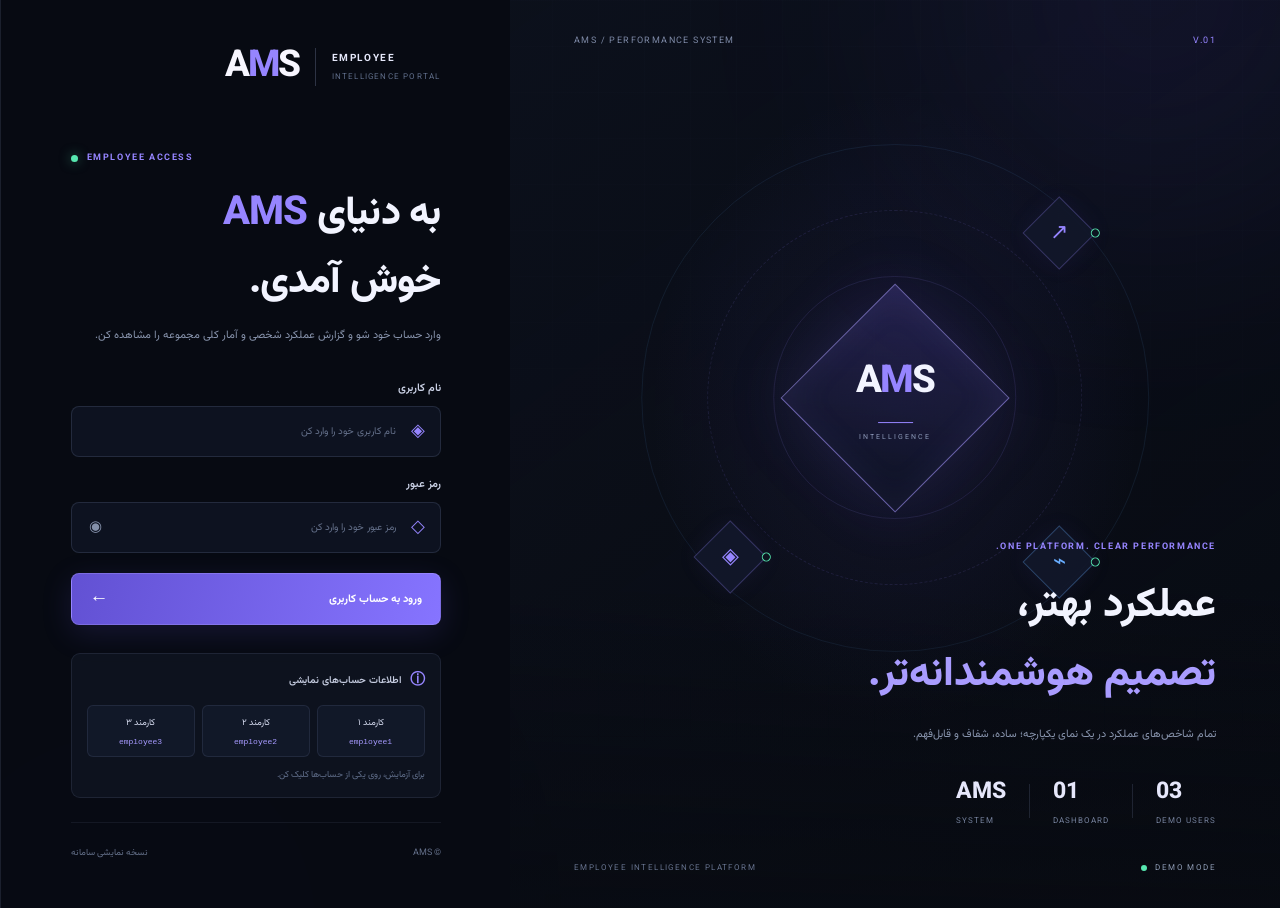
<file: index.html>
<!DOCTYPE html>
<html lang="fa" dir="rtl">
<head>
    <meta charset="UTF-8">
    <meta name="viewport" content="width=device-width, initial-scale=1.0">
    <meta name="theme-color" content="#080b12">
    <title>AMS | Employee Portal</title>
    <link rel="stylesheet" href="./style.css">
    <script src="./users.js"></script>
    <script src="./app.js"></script>
</head>
<body>

<div class="ambient ambient-one"></div>
<div class="ambient ambient-two"></div>
<div class="grid-background"></div>

<!-- LOGIN -->
<main id="loginScreen" class="login-layout">

    <section class="login-left">
        <div class="login-content">

            <a class="brand" href="#" aria-label="AMS Home">
                <span class="brand-mark">A<span>M</span>S</span>
                <span class="brand-divider"></span>
                <span class="brand-description">
                    <strong>EMPLOYEE</strong>
                    <small>INTELLIGENCE PORTAL</small>
                </span>
            </a>

            <div class="login-title">
                <div class="eyebrow">
                    <span class="pulse-dot"></span>
                    EMPLOYEE ACCESS
                </div>

                <h1>به دنیای <span>AMS</span><br>خوش آمدی.</h1>

                <p>
                    وارد حساب خود شو و گزارش عملکرد شخصی
                    و آمار کلی مجموعه را مشاهده کن.
                </p>
            </div>

            <form id="loginForm" autocomplete="on">

                <div class="field">
                    <label for="username">نام کاربری</label>

                    <div class="input-box">
                        <span class="input-symbol">◈</span>

                        <input
                            id="username"
                            name="username"
                            type="text"
                            placeholder="نام کاربری خود را وارد کن"
                            autocomplete="username"
                            autocapitalize="none"
                            spellcheck="false"
                            required
                        >
                    </div>
                </div>

                <div class="field">
                    <label for="password">رمز عبور</label>

                    <div class="input-box">
                        <span class="input-symbol">◇</span>

                        <input
                            id="password"
                            name="password"
                            type="password"
                            placeholder="رمز عبور خود را وارد کن"
                            autocomplete="current-password"
                            required
                        >

                        <button
                            type="button"
                            id="togglePassword"
                            class="show-password"
                            aria-label="نمایش رمز عبور"
                        >◉</button>
                    </div>
                </div>

                <div id="loginError" class="message error-message"
                     role="alert" aria-live="polite"></div>

                <button id="loginButton" class="login-button" type="submit">
                    <span>ورود به حساب کاربری</span>
                    <span class="button-arrow">←</span>
                </button>

            </form>

            <div class="demo-access">
                <div class="demo-heading">
                    <span class="demo-icon">ⓘ</span>
                    اطلاعات حساب‌های نمایشی
                </div>

                <div class="demo-accounts">
                    <button class="demo-account" type="button"
                            data-user="employee1" data-pass="ams123">
                        <span>کارمند ۱</span>
                        <span class="demo-username">employee1</span>
                    </button>

                    <button class="demo-account" type="button"
                            data-user="employee2" data-pass="ams456">
                        <span>کارمند ۲</span>
                        <span class="demo-username">employee2</span>
                    </button>

                    <button class="demo-account" type="button"
                            data-user="employee3" data-pass="ams789">
                        <span>کارمند ۳</span>
                        <span class="demo-username">employee3</span>
                    </button>
                </div>

                <p>برای آزمایش، روی یکی از حساب‌ها کلیک کن.</p>
            </div>

            <footer class="login-footer">
                <span>© AMS</span>
                <span>نسخه نمایشی سامانه</span>
            </footer>

        </div>
    </section>

    <aside class="login-right">

        <div class="hero-top">
            <span class="hero-label">AMS / PERFORMANCE SYSTEM</span>
            <span class="hero-version">V.01</span>
        </div>

        <div class="hero-main">

            <div class="orbit orbit-one"></div>
            <div class="orbit orbit-two"></div>
            <div class="orbit orbit-three"></div>

            <div class="hero-core">
                <div class="core-inner">
                    <span class="core-logo">A<span>M</span>S</span>
                    <span class="core-line"></span>
                    <span class="core-caption">INTELLIGENCE</span>
                </div>
            </div>

            <div class="floating-node node-one">
                <span class="node-symbol">↗</span>
                <span class="node-line"></span>
            </div>

            <div class="floating-node node-two">
                <span class="node-symbol">◈</span>
                <span class="node-line"></span>
            </div>

            <div class="floating-node node-three">
                <span class="node-symbol">⌁</span>
                <span class="node-line"></span>
            </div>

        </div>

        <div class="hero-copy">
            <span class="eyebrow">ONE PLATFORM. CLEAR PERFORMANCE.</span>

            <h2>عملکرد بهتر،<br><span>تصمیم هوشمندانه‌تر.</span></h2>

            <p>
                تمام شاخص‌های عملکرد در یک نمای یکپارچه؛
                ساده، شفاف و قابل‌فهم.
            </p>

            <div class="hero-indicators">
                <div>
                    <span class="indicator-number">03</span>
                    <span class="indicator-label">DEMO USERS</span>
                </div>

                <span class="indicator-separator"></span>

                <div>
                    <span class="indicator-number">01</span>
                    <span class="indicator-label">DASHBOARD</span>
                </div>

                <span class="indicator-separator"></span>

                <div>
                    <span class="indicator-number">AMS</span>
                    <span class="indicator-label">SYSTEM</span>
                </div>
            </div>
        </div>

        <div class="hero-footer">
            <span>EMPLOYEE INTELLIGENCE PLATFORM</span>
            <span class="hero-status"><i></i> DEMO MODE</span>
        </div>

    </aside>

</main>


<!-- DASHBOARD -->
<main id="dashboardScreen" class="dashboard hidden">

    <header class="topbar">

        <a href="#" class="dashboard-brand">
            <span class="dashboard-logo">AMS</span>

            <span class="dashboard-brand-divider"></span>

            <span class="dashboard-brand-text">
                <strong>EMPLOYEE PORTAL</strong>
                <small>PERFORMANCE INTELLIGENCE</small>
            </span>
        </a>

        <div class="topbar-actions">
            <div class="system-status">
                <span class="pulse-dot"></span>
                <span>سامانه نمایشی</span>
            </div>

            <button id="logoutButton" class="logout-button" type="button">
                <span>خروج از حساب</span>
                <span>↗</span>
            </button>
        </div>

    </header>


    <div class="dashboard-main">

        <section class="welcome-panel">

            <div class="welcome-content">
                <div class="eyebrow">
                    DASHBOARD
                    <span class="breadcrumb-divider">/</span>
                    <span id="employeeId">AMS-001</span>
                </div>

                <h1>خوش آمدی، <span id="employeeName">کارمند</span></h1>

                <p>
                    در این بخش می‌توانی آمار شخصی و وضعیت کلی مجموعه را ببینی.
                </p>

                <div class="welcome-meta">
                    <span class="welcome-status"><i></i> حساب فعال</span>
                    <span class="meta-divider"></span>
                    <span id="lastUpdated">—</span>
                </div>
            </div>

            <div class="welcome-decoration">
                <span class="decoration-letter">A</span>
                <span class="decoration-ring ring-a"></span>
                <span class="decoration-ring ring-b"></span>
            </div>

        </section>


        <!-- PERSONAL -->
        <section class="dashboard-section">

            <div class="section-header">
                <div>
                    <span class="section-kicker">01 / YOUR DATA</span>
                    <h2>آمار شخصی</h2>
                    <p>اطلاعات مربوط به حساب شما</p>
                </div>

                <span class="section-badge">PERSONAL OVERVIEW</span>
            </div>

            <div id="personalStats" class="personal-grid"></div>

        </section>


        <!-- GLOBAL -->
        <section class="dashboard-section">

            <div class="section-header">
                <div>
                    <span class="section-kicker">02 / ORGANIZATION</span>
                    <h2>آمار کلی کارمندان</h2>
                    <p>نمای کلی عملکرد تمام اعضای مجموعه</p>
                </div>

                <span class="section-badge">GLOBAL OVERVIEW</span>
            </div>

            <div id="globalStats" class="global-grid"></div>

        </section>


        <!-- TEAM -->
        <section class="dashboard-section">

            <div class="section-header">
                <div>
                    <span class="section-kicker">03 / TEAM STATUS</span>
                    <h2>وضعیت کارمندان</h2>
                    <p>مقایسه شاخص‌های عملکرد در سطح مجموعه</p>
                </div>

                <span class="section-badge">TEAM PERFORMANCE</span>
            </div>

            <div class="table-panel">

                <div class="table-heading">
                    <div>
                        <strong>گزارش کارمندان</strong>
                        <span>آمار نمونه برای سه حساب نمایشی</span>
                    </div>

                    <span class="table-count">03 USERS</span>
                </div>

                <div class="table-scroll">
                    <table>
                        <thead>
                            <tr>
                                <th>کارمند</th>
                                <th>شناسه</th>
                                <th>فروش</th>
                                <th>ساعت کاری</th>
                                <th>عملکرد</th>
                            </tr>
                        </thead>

                        <tbody id="employeesTable"></tbody>
                    </table>
                </div>

            </div>

            <div class="demo-warning">
                <span>ⓘ</span>
                این اطلاعات آزمایشی هستند و به پایگاه داده واقعی متصل نیستند.
            </div>

        </section>


        <footer class="dashboard-footer">
            <div class="footer-brand">
                <strong>AMS</strong>
                <span>EMPLOYEE INTELLIGENCE</span>
            </div>

            <span>نسخه نمایشی — اطلاعات نمونه</span>
        </footer>

    </div>

</main>

</body>
</html>
</file>
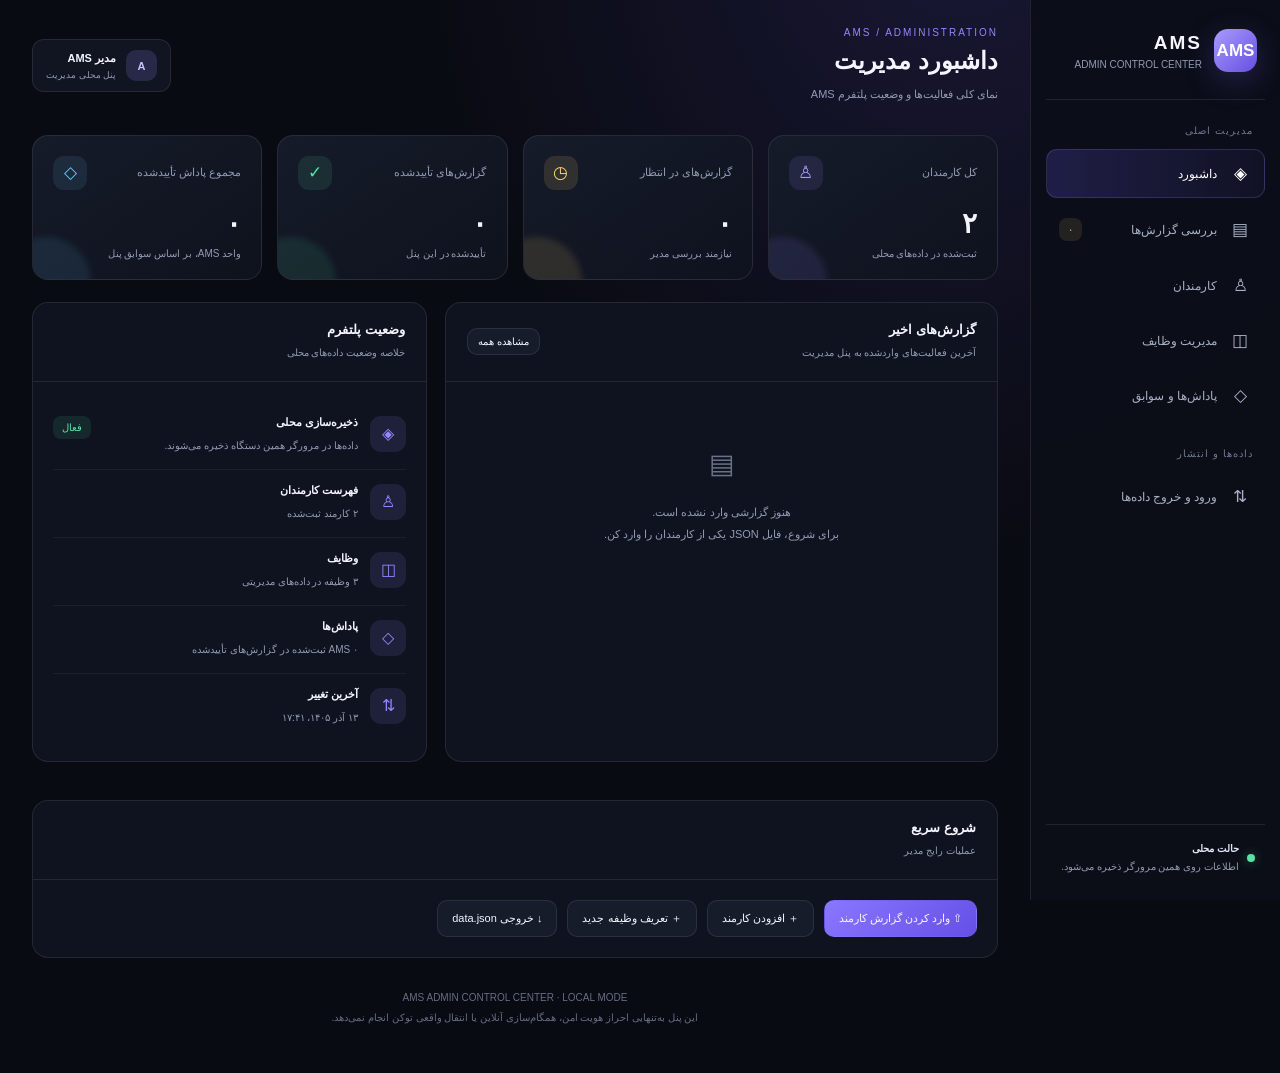
<file: admin.html>
<!DOCTYPE html>
<html lang="fa" dir="rtl">
<head>
<meta charset="UTF-8">
<meta name="viewport" content="width=device-width, initial-scale=1.0">
<meta name="theme-color" content="#090b12">
<title>AMS | پنل مدیریت</title>

<style>
:root {
    --bg: #090b12;
    --panel: #111521;
    --panel2: #171c2b;
    --border: rgba(255,255,255,.09);
    --text: #f4f5ff;
    --muted: #9299b2;
    --accent: #9585ff;
    --accent2: #6c59ed;
    --green: #55e6a5;
    --red: #ff647c;
    --yellow: #ffd477;
    --blue: #61caff;
    --sidebar: 250px;
    --radius: 16px;
}

* { box-sizing: border-box; }

body {
    margin: 0;
    font-family: Tahoma, Arial, sans-serif;
    background:
        radial-gradient(ellipse at 75% -10%, rgba(108,89,237,.16), transparent 40%),
        var(--bg);
    color: var(--text);
    min-height: 100vh;
}

button, input, select, textarea { font: inherit; }
button { cursor: pointer; }
button:focus-visible, input:focus-visible, textarea:focus-visible,
select:focus-visible {
    outline: 2px solid var(--accent);
    outline-offset: 2px;
}

.app { min-height: 100vh; }

.sidebar {
    position: fixed;
    inset: 0 0 0 auto;
    width: var(--sidebar);
    padding: 24px 15px;
    background: rgba(12,15,24,.96);
    border-left: 1px solid var(--border);
    z-index: 20;
    display: flex;
    flex-direction: column;
}

.brand {
    display: flex;
    align-items: center;
    gap: 12px;
    padding: 5px 8px 27px;
    border-bottom: 1px solid var(--border);
}

.brand-logo {
    width: 43px;
    height: 43px;
    border-radius: 14px;
    display: grid;
    place-items: center;
    color: white;
    font-weight: 900;
    font-size: 17px;
    background: linear-gradient(135deg, #a99aff, #6550df);
    box-shadow: 0 8px 30px rgba(108,89,237,.27);
}

.brand h1 { margin: 0; font-size: 19px; letter-spacing: 2px; }
.brand small { display: block; color: var(--muted); margin-top: 5px; font-size: 10px; }

.nav-title {
    font-size: 10px;
    color: #6f7791;
    padding: 25px 12px 10px;
    letter-spacing: 1px;
}

.nav-btn {
    border: 1px solid transparent;
    background: transparent;
    color: #a9b0c8;
    padding: 13px 12px;
    text-align: right;
    border-radius: 11px;
    margin: 3px 0;
    display: flex;
    align-items: center;
    gap: 11px;
    transition: .2s;
    font-size: 12px;
    width: 100%;
}

.nav-btn:hover { background: rgba(255,255,255,.04); color: white; }

.nav-btn.active {
    color: white;
    background: linear-gradient(90deg, rgba(108,89,237,.22), rgba(108,89,237,.06));
    border-color: rgba(149,133,255,.2);
}

.nav-icon {
    width: 24px;
    text-align: center;
    font-size: 17px;
}

.sidebar-bottom {
    margin-top: auto;
    padding: 15px 10px 0;
    border-top: 1px solid var(--border);
}

.local-status {
    display: flex;
    align-items: center;
    gap: 8px;
    color: var(--muted);
    font-size: 10px;
    line-height: 1.8;
}

.status-dot {
    width: 8px;
    height: 8px;
    background: var(--green);
    border-radius: 50%;
    box-shadow: 0 0 12px rgba(85,230,165,.4);
}

.main {
    margin-right: var(--sidebar);
    padding: 27px 32px 45px;
    min-width: 0;
}

.topbar {
    display: flex;
    justify-content: space-between;
    align-items: center;
    gap: 16px;
    margin-bottom: 30px;
}

.eyebrow {
    color: var(--accent);
    font-size: 10px;
    letter-spacing: 2px;
    margin-bottom: 9px;
}

.topbar h2 { margin: 0; font-size: 24px; }
.topbar p { color: var(--muted); font-size: 11px; margin: 9px 0 0; line-height: 1.9; }

.top-actions { display: flex; align-items: center; gap: 9px; }

.admin-chip {
    display: flex;
    align-items: center;
    gap: 10px;
    padding: 10px 13px;
    background: var(--panel);
    border: 1px solid var(--border);
    border-radius: 12px;
    font-size: 11px;
}

.admin-avatar {
    width: 31px;
    height: 31px;
    display: grid;
    place-items: center;
    border-radius: 10px;
    background: rgba(149,133,255,.18);
    color: #c9c0ff;
    font-weight: bold;
}

.btn {
    border: 1px solid var(--border);
    color: var(--text);
    background: var(--panel2);
    padding: 10px 14px;
    border-radius: 10px;
    font-size: 11px;
    transition: .2s;
}

.btn:hover { filter: brightness(1.15); transform: translateY(-1px); }
.btn-primary { background: linear-gradient(135deg, #8977ff, #6450e5); border-color: transparent; }
.btn-success { background: rgba(85,230,165,.12); border-color: rgba(85,230,165,.25); color: var(--green); }
.btn-danger { background: rgba(255,100,124,.1); border-color: rgba(255,100,124,.24); color: var(--red); }
.btn-warning { background: rgba(255,212,119,.1); border-color: rgba(255,212,119,.22); color: var(--yellow); }
.btn-small { padding: 7px 10px; font-size: 10px; }

.page { display: none; }
.page.active { display: block; }

.stats-grid {
    display: grid;
    grid-template-columns: repeat(4, minmax(0,1fr));
    gap: 15px;
    margin-bottom: 22px;
}

.stat-card {
    position: relative;
    overflow: hidden;
    background: linear-gradient(145deg, rgba(23,28,43,.96), rgba(15,19,30,.96));
    border: 1px solid var(--border);
    border-radius: var(--radius);
    padding: 20px;
}

.stat-card::after {
    content: "";
    position: absolute;
    width: 90px;
    height: 90px;
    border-radius: 50%;
    left: -32px;
    bottom: -48px;
    background: var(--glow, rgba(149,133,255,.1));
    filter: blur(3px);
}

.stat-head { display: flex; justify-content: space-between; align-items: center; }
.stat-label { color: var(--muted); font-size: 11px; }
.stat-icon {
    width: 34px;
    height: 34px;
    border-radius: 11px;
    display: grid;
    place-items: center;
    background: var(--glow, rgba(149,133,255,.12));
    color: var(--color, var(--accent));
    font-size: 17px;
}
.stat-number { font-size: 28px; font-weight: bold; margin-top: 17px; }
.stat-note { font-size: 10px; color: var(--muted); margin-top: 8px; }

.grid-two {
    display: grid;
    grid-template-columns: minmax(0,1.4fr) minmax(280px,1fr);
    gap: 18px;
    margin-bottom: 20px;
}

.panel {
    background: rgba(17,21,33,.88);
    border: 1px solid var(--border);
    border-radius: var(--radius);
    overflow: hidden;
    margin-bottom: 18px;
}

.panel-head {
    padding: 19px 21px;
    border-bottom: 1px solid var(--border);
    display: flex;
    align-items: center;
    justify-content: space-between;
    gap: 12px;
}

.panel-head h3 { font-size: 13px; margin: 0; }
.panel-head p { font-size: 10px; color: var(--muted); margin: 7px 0 0; line-height: 1.8; }
.panel-body { padding: 20px; }

.badge {
    display: inline-flex;
    align-items: center;
    gap: 5px;
    padding: 6px 9px;
    border-radius: 8px;
    font-size: 10px;
    white-space: nowrap;
}

.badge-pending { color: var(--yellow); background: rgba(255,212,119,.1); }
.badge-approved { color: var(--green); background: rgba(85,230,165,.1); }
.badge-rejected { color: var(--red); background: rgba(255,100,124,.1); }
.badge-neutral { color: #aeb5ca; background: rgba(174,181,202,.09); }

.activity-row {
    display: flex;
    align-items: flex-start;
    gap: 12px;
    padding: 14px 0;
    border-bottom: 1px solid rgba(255,255,255,.05);
}

.activity-row:last-child { border-bottom: 0; }

.activity-symbol {
    flex: 0 0 36px;
    height: 36px;
    display: grid;
    place-items: center;
    background: rgba(149,133,255,.12);
    color: var(--accent);
    border-radius: 11px;
}

.activity-content { flex: 1; min-width: 0; }
.activity-content strong { font-size: 11px; display: block; overflow-wrap: anywhere; }
.activity-content p { color: var(--muted); font-size: 10px; line-height: 1.9; margin: 7px 0 0; }

.empty {
    text-align: center;
    padding: 35px 15px;
    color: var(--muted);
    font-size: 11px;
    line-height: 2;
}

.empty-icon { font-size: 27px; margin-bottom: 10px; opacity: .7; }

.table-wrap { overflow-x: auto; }

table { width: 100%; border-collapse: collapse; min-width: 620px; }
th, td {
    padding: 15px 17px;
    text-align: right;
    border-bottom: 1px solid rgba(255,255,255,.055);
    font-size: 11px;
    vertical-align: middle;
}
th { color: var(--muted); font-weight: normal; font-size: 10px; background: rgba(255,255,255,.015); }
td { color: #e1e4f2; }
tbody tr:hover { background: rgba(255,255,255,.018); }
td small { display: block; color: var(--muted); font-size: 9px; margin-top: 6px; line-height: 1.8; }
.table-actions { display: flex; gap: 6px; flex-wrap: wrap; }

.toolbar {
    display: flex;
    align-items: center;
    flex-wrap: wrap;
    gap: 10px;
    margin-bottom: 17px;
}

.field { display: flex; flex-direction: column; gap: 8px; margin-bottom: 15px; }
.field label { font-size: 11px; color: #b7bed3; }

.input, .select, .textarea {
    width: 100%;
    border: 1px solid var(--border);
    background: #0c101a;
    color: var(--text);
    border-radius: 10px;
    padding: 12px;
    font-size: 11px;
}

.input::placeholder, .textarea::placeholder { color: #656d85; }
.textarea { resize: vertical; min-height: 100px; line-height: 2; }
.select option { background: #111521; }

.search { max-width: 290px; flex: 1; }
.toolbar .select { width: auto; min-width: 140px; }

.form-grid { display: grid; grid-template-columns: repeat(2,minmax(0,1fr)); gap: 0 14px; }
.full-width { grid-column: 1 / -1; }

.review-layout { display: grid; grid-template-columns: minmax(0,1fr) minmax(270px,.8fr); gap: 18px; }
.review-detail { line-height: 2.1; font-size: 11px; white-space: pre-wrap; overflow-wrap: anywhere; color: #d7dced; }
.detail-label { color: var(--muted); font-size: 10px; margin: 18px 0 7px; }
.detail-value { font-size: 11px; line-height: 2; overflow-wrap: anywhere; }

.reward-box {
    border: 1px solid rgba(149,133,255,.2);
    background: rgba(149,133,255,.055);
    border-radius: 12px;
    padding: 15px;
    margin: 15px 0;
}
.reward-box strong { font-size: 22px; color: #c6bdff; }
.reward-box span { font-size: 10px; color: var(--muted); margin-right: 5px; }

.callout {
    padding: 14px 16px;
    border-radius: 11px;
    font-size: 11px;
    line-height: 2;
    margin-bottom: 17px;
    border: 1px solid rgba(97,202,255,.2);
    background: rgba(97,202,255,.06);
    color: #b7e7ff;
}

.callout.warning {
    border-color: rgba(255,212,119,.22);
    background: rgba(255,212,119,.055);
    color: #ffe1a0;
}

.callout.danger {
    border-color: rgba(255,100,124,.22);
    background: rgba(255,100,124,.055);
    color: #ffb0bd;
}

.footer-note {
    text-align: center;
    color: #656d85;
    font-size: 10px;
    margin-top: 30px;
    line-height: 2;
}

.hidden { display: none !important; }

.toast-wrap {
    position: fixed;
    bottom: 20px;
    left: 20px;
    z-index: 100;
    display: flex;
    flex-direction: column;
    gap: 8px;
    max-width: min(380px, calc(100vw - 40px));
}

.toast {
    background: #1b2233;
    border: 1px solid var(--border);
    border-radius: 12px;
    padding: 13px 16px;
    font-size: 11px;
    line-height: 1.9;
    box-shadow: 0 15px 40px rgba(0,0,0,.3);
    animation: toastIn .2s ease;
}

.toast.success { border-color: rgba(85,230,165,.3); }
.toast.error { border-color: rgba(255,100,124,.3); }

@keyframes toastIn {
    from { transform: translateY(8px); opacity: 0; }
    to { transform: translateY(0); opacity: 1; }
}

.modal-backdrop {
    position: fixed;
    inset: 0;
    z-index: 80;
    background: rgba(0,0,0,.72);
    display: grid;
    place-items: center;
    padding: 18px;
    overflow-y: auto;
}

.modal {
    width: min(570px, 100%);
    background: #121725;
    border: 1px solid var(--border);
    border-radius: 18px;
    padding: 23px;
    max-height: calc(100vh - 36px);
    overflow-y: auto;
    box-shadow: 0 25px 100px rgba(0,0,0,.4);
}

.modal-head { display: flex; justify-content: space-between; align-items: center; gap: 12px; margin-bottom: 20px; }
.modal-head h3 { margin: 0; font-size: 15px; }
.close-btn { border: 0; color: var(--muted); background: transparent; font-size: 22px; }

.mobile-menu { display: none; }

@media(max-width:1100px) {
    :root { --sidebar: 215px; }
    .main { padding: 23px 20px; }
    .stats-grid { grid-template-columns: repeat(2,minmax(0,1fr)); }
    .grid-two { grid-template-columns: 1fr; }
}

@media(max-width:760px) {
    :root { --sidebar: 0px; }
    .sidebar {
        width: 250px;
        transform: translateX(105%);
        transition: transform .25s;
        box-shadow: -20px 0 60px rgba(0,0,0,.3);
    }
    .sidebar.open { transform: translateX(0); }
    .main { margin-right: 0; padding: 20px 13px 35px; }
    .mobile-menu { display: inline-block; }
    .topbar { align-items: flex-start; }
    .topbar h2 { font-size: 19px; }
    .top-actions { flex-wrap: wrap; justify-content: flex-end; }
    .admin-chip { display: none; }
    .stats-grid { gap: 9px; }
    .stat-card { padding: 14px; }
    .stat-number { font-size: 24px; }
    .stat-label { font-size: 10px; }
    .stat-note { font-size: 9px; }
    .review-layout { grid-template-columns: 1fr; }
    .form-grid { grid-template-columns: 1fr; }
    .full-width { grid-column: auto; }
    .toolbar .select { flex: 1; }
}
</style>
</head>

<body>
<div class="app">

<aside class="sidebar" id="sidebar">
    <div class="brand">
        <div class="brand-logo">AMS</div>
        <div>
            <h1>AMS</h1>
            <small>ADMIN CONTROL CENTER</small>
        </div>
    </div>

    <div class="nav-title">مدیریت اصلی</div>

    <button class="nav-btn active" data-page="dashboard">
        <span class="nav-icon">◈</span> داشبورد
    </button>
    <button class="nav-btn" data-page="reports">
        <span class="nav-icon">▤</span> بررسی گزارش‌ها
        <span id="pendingNavCount" class="badge badge-pending" style="margin-right:auto">۰</span>
    </button>
    <button class="nav-btn" data-page="employees">
        <span class="nav-icon">♙</span> کارمندان
    </button>
    <button class="nav-btn" data-page="tasks">
        <span class="nav-icon">◫</span> مدیریت وظایف
    </button>
    <button class="nav-btn" data-page="rewards">
        <span class="nav-icon">◇</span> پاداش‌ها و سوابق
    </button>

    <div class="nav-title">داده‌ها و انتشار</div>

    <button class="nav-btn" data-page="data">
        <span class="nav-icon">⇅</span> ورود و خروج داده‌ها
    </button>

    <div class="sidebar-bottom">
        <div class="local-status">
            <span class="status-dot"></span>
            <div>
                <strong style="color:#dfe3f2">حالت محلی</strong><br>
                اطلاعات روی همین مرورگر ذخیره می‌شود.
            </div>
        </div>
    </div>
</aside>

<main class="main">
    <header class="topbar">
        <div>
            <div class="eyebrow">AMS / ADMINISTRATION</div>
            <h2 id="pageTitle">داشبورد مدیریت</h2>
            <p id="pageSubtitle">نمای کلی فعالیت‌ها و وضعیت پلتفرم AMS</p>
        </div>

        <div class="top-actions">
            <button class="btn mobile-menu" id="mobileMenu">☰</button>
            <div class="admin-chip">
                <div class="admin-avatar">A</div>
                <div>
                    <strong>مدیر AMS</strong>
                    <div style="color:var(--muted);font-size:9px;margin-top:5px">پنل محلی مدیریت</div>
                </div>
            </div>
        </div>
    </header>

    <!-- DASHBOARD -->
    <section class="page active" id="page-dashboard">
        <div class="stats-grid">
            <div class="stat-card" style="--color:#a99aff;--glow:rgba(149,133,255,.12)">
                <div class="stat-head">
                    <span class="stat-label">کل کارمندان</span>
                    <span class="stat-icon">♙</span>
                </div>
                <div class="stat-number" id="statEmployees">۰</div>
                <div class="stat-note">ثبت‌شده در داده‌های محلی</div>
            </div>

            <div class="stat-card" style="--color:#ffd477;--glow:rgba(255,212,119,.12)">
                <div class="stat-head">
                    <span class="stat-label">گزارش‌های در انتظار</span>
                    <span class="stat-icon">◷</span>
                </div>
                <div class="stat-number" id="statPending">۰</div>
                <div class="stat-note">نیازمند بررسی مدیر</div>
            </div>

            <div class="stat-card" style="--color:#55e6a5;--glow:rgba(85,230,165,.1)">
                <div class="stat-head">
                    <span class="stat-label">گزارش‌های تأییدشده</span>
                    <span class="stat-icon">✓</span>
                </div>
                <div class="stat-number" id="statApproved">۰</div>
                <div class="stat-note">تأییدشده در این پنل</div>
            </div>

            <div class="stat-card" style="--color:#61caff;--glow:rgba(97,202,255,.1)">
                <div class="stat-head">
                    <span class="stat-label">مجموع پاداش تأییدشده</span>
                    <span class="stat-icon">◇</span>
                </div>
                <div class="stat-number" id="statRewards">۰</div>
                <div class="stat-note">واحد AMS، بر اساس سوابق پنل</div>
            </div>
        </div>

        <div class="grid-two">
            <div class="panel">
                <div class="panel-head">
                    <div>
                        <h3>گزارش‌های اخیر</h3>
                        <p>آخرین فعالیت‌های واردشده به پنل مدیریت</p>
                    </div>
                    <button class="btn btn-small" data-goto="reports">مشاهده همه</button>
                </div>
                <div class="panel-body" id="recentReports"></div>
            </div>

            <div class="panel">
                <div class="panel-head">
                    <div>
                        <h3>وضعیت پلتفرم</h3>
                        <p>خلاصه وضعیت داده‌های محلی</p>
                    </div>
                </div>
                <div class="panel-body" id="platformStatus"></div>
            </div>
        </div>

        <div class="panel">
            <div class="panel-head">
                <div>
                    <h3>شروع سریع</h3>
                    <p>عملیات رایج مدیر</p>
                </div>
            </div>
            <div class="panel-body" style="display:flex;gap:10px;flex-wrap:wrap">
                <button class="btn btn-primary" data-goto="data">⇧ وارد کردن گزارش کارمند</button>
                <button class="btn" data-goto="employees">＋ افزودن کارمند</button>
                <button class="btn" data-goto="tasks">＋ تعریف وظیفه جدید</button>
                <button class="btn" data-action="export">↓ خروجی data.json</button>
            </div>
        </div>
    </section>

    <!-- REPORTS -->
    <section class="page" id="page-reports">
        <div class="callout">
            فایل JSON دانلودشده از سایت کارمندان را از بخش «ورود و خروج داده‌ها» وارد کن.
            گزارش‌ها در این پنل قابل بررسی هستند. پاداش پیشنهادی کارمند، پاداش نهایی محسوب نمی‌شود.
        </div>

        <div class="toolbar">
            <input class="input search" id="reportSearch" placeholder="جستجوی نام، وظیفه یا گزارش...">
            <select class="select" id="reportFilter">
                <option value="all">همه وضعیت‌ها</option>
                <option value="pending">در انتظار بررسی</option>
                <option value="approved">تأییدشده</option>
                <option value="rejected">ردشده</option>
            </select>
            <button class="btn btn-primary" data-goto="data">＋ وارد کردن گزارش</button>
        </div>

        <div class="panel">
            <div class="table-wrap">
                <table>
                    <thead>
                        <tr>
                            <th>کارمند</th>
                            <th>وظیفه</th>
                            <th>تاریخ ثبت</th>
                            <th>پاداش پیشنهادی</th>
                            <th>وضعیت</th>
                            <th>عملیات</th>
                        </tr>
                    </thead>
                    <tbody id="reportsTable"></tbody>
                </table>
            </div>
        </div>

        <div class="review-layout hidden" id="reviewLayout">
            <div class="panel">
                <div class="panel-head">
                    <div>
                        <h3>جزئیات گزارش</h3>
                        <p>اطلاعات ثبت‌شده توسط کارمند</p>
                    </div>
                    <button class="btn btn-small" id="closeReview">بستن</button>
                </div>
                <div class="panel-body" id="reviewDetails"></div>
            </div>

            <div class="panel">
                <div class="panel-head">
                    <div>
                        <h3>تصمیم مدیر</h3>
                        <p>تعیین نتیجه بررسی و پاداش نهایی</p>
                    </div>
                </div>
                <div class="panel-body">
                    <div class="field">
                        <label for="approvedReward">پاداش نهایی (AMS)</label>
                        <input class="input" type="number" id="approvedReward" min="0" step="1" value="0">
                    </div>
                    <div class="field">
                        <label for="adminNote">یادداشت مدیر</label>
                        <textarea class="textarea" id="adminNote" placeholder="توضیح نتیجه بررسی..."></textarea>
                    </div>
                    <div style="display:flex;gap:8px;flex-wrap:wrap">
                        <button class="btn btn-success" id="approveReport">✓ تأیید گزارش</button>
                        <button class="btn btn-danger" id="rejectReport">✕ رد گزارش</button>
                    </div>
                    <p style="font-size:10px;line-height:2;color:var(--muted);margin-top:15px">
                        تأیید گزارش فقط سابقه محلی را به‌روزرسانی می‌کند و به معنی انتقال واقعی توکن روی بلاکچین نیست.
                    </p>
                </div>
            </div>
        </div>
    </section>

    <!-- EMPLOYEES -->
    <section class="page" id="page-employees">
        <div class="toolbar">
            <input class="input search" id="employeeSearch" placeholder="جستجوی نام یا شناسه کارمند...">
            <button class="btn btn-primary" id="addEmployeeBtn">＋ افزودن کارمند</button>
        </div>

        <div class="panel">
            <div class="panel-head">
                <div>
                    <h3>فهرست کارمندان</h3>
                    <p>مدیریت فهرست کارمندان در داده‌های مدیریتی</p>
                </div>
            </div>
            <div class="table-wrap">
                <table>
                    <thead>
                        <tr>
                            <th>نام</th>
                            <th>شناسه</th>
                            <th>نقش</th>
                            <th>گزارش‌ها</th>
                            <th>پاداش تأییدشده</th>
                            <th>وضعیت</th>
                            <th>عملیات</th>
                        </tr>
                    </thead>
                    <tbody id="employeesTable"></tbody>
                </table>
            </div>
        </div>
    </section>

    <!-- TASKS -->
    <section class="page" id="page-tasks">
        <div class="toolbar">
            <input class="input search" id="taskSearch" placeholder="جستجوی وظیفه...">
            <button class="btn btn-primary" id="addTaskBtn">＋ ساخت وظیفه</button>
        </div>

        <div class="panel">
            <div class="panel-head">
                <div>
                    <h3>وظایف AMS</h3>
                    <p>وظایف این بخش در خروجی مدیریتی ذخیره می‌شوند.</p>
                </div>
            </div>
            <div class="table-wrap">
                <table>
                    <thead>
                        <tr>
                            <th>عنوان</th>
                            <th>دسته‌بندی</th>
                            <th>پاداش پیشنهادی</th>
                            <th>وضعیت</th>
                            <th>عملیات</th>
                        </tr>
                    </thead>
                    <tbody id="tasksTable"></tbody>
                </table>
            </div>
        </div>
    </section>

    <!-- REWARDS -->
    <section class="page" id="page-rewards">
        <div class="callout warning">
            این جدول، سابقه پاداش‌های ثبت‌شده در پنل مدیریت را نشان می‌دهد.
            تا زمانی که کیف پول، قرارداد هوشمند و تراکنش واقعی پیاده‌سازی نشده باشند،
            مقادیر این بخش موجودی واقعی بلاکچین نیستند.
        </div>

        <div class="stats-grid" style="grid-template-columns:repeat(2,minmax(0,1fr))">
            <div class="stat-card">
                <div class="stat-label">مجموع پاداش تأییدشده</div>
                <div class="stat-number" id="rewardTotal">۰</div>
                <div class="stat-note">واحد AMS</div>
            </div>
            <div class="stat-card">
                <div class="stat-label">تعداد سوابق پاداش</div>
                <div class="stat-number" id="rewardCount">۰</div>
                <div class="stat-note">سوابق تأییدشده در داده‌های پنل</div>
            </div>
        </div>

        <div class="panel">
            <div class="panel-head">
                <div>
                    <h3>تاریخچه پاداش‌ها</h3>
                    <p>هر گزارش تأییدشده فقط یک سابقه پاداش ایجاد می‌کند.</p>
                </div>
                <button class="btn btn-small" data-action="export">خروجی داده‌ها</button>
            </div>
            <div class="table-wrap">
                <table>
                    <thead>
                        <tr>
                            <th>کارمند</th>
                            <th>شرح</th>
                            <th>مبلغ (AMS)</th>
                            <th>زمان ثبت</th>
                            <th>شناسه گزارش</th>
                        </tr>
                    </thead>
                    <tbody id="rewardsTable"></tbody>
                </table>
            </div>
        </div>
    </section>

    <!-- DATA -->
    <section class="page" id="page-data">
        <div class="callout warning">
            <strong>نکته مهم درباره GitHub Pages:</strong>
            سایت کارمندان به‌تنهایی نمی‌تواند فایل‌ها را روی کامپیوتر مدیر بنویسد یا
            داده‌های مرورگر کارمندان را خودکار به این پنل منتقل کند. کارمند باید فایل JSON
            گزارش را برای مدیر بفرستد. مدیر فایل را وارد می‌کند و سپس خروجی را بررسی و منتشر می‌کند.
        </div>

        <div class="grid-two">
            <div class="panel">
                <div class="panel-head">
                    <div>
                        <h3>ورود گزارش کارمند</h3>
                        <p>وارد کردن فایل JSON دانلودشده از سایت کارمندان</p>
                    </div>
                </div>
                <div class="panel-body">
                    <div class="field">
                        <label for="reportFile">انتخاب فایل گزارش JSON</label>
                        <input class="input" type="file" id="reportFile" accept=".json,application/json">
                    </div>
                    <button class="btn btn-primary" id="importReportBtn">وارد کردن و بررسی فایل</button>
                    <p style="color:var(--muted);font-size:10px;line-height:2;margin-top:14px">
                        فایل‌های فرمت AMS_EMPLOYEE_REPORTS و فایل‌های مدیریتی AMS_SHARED_DATA
                        پشتیبانی می‌شوند. ورود مجدد یک گزارش با شناسه یکسان، گزارش تکراری نمی‌سازد.
                    </p>
                </div>
            </div>

            <div class="panel">
                <div class="panel-head">
                    <div>
                        <h3>خروجی داده‌های مدیریتی</h3>
                        <p>ساخت فایل data.json برای انتشار دستی</p>
                    </div>
                </div>
                <div class="panel-body">
                    <p style="font-size:11px;line-height:2;color:var(--muted)">
                        کارمندان، وظایف، گزارش‌ها و سوابق پاداش در فایل خروجی قرار می‌گیرند.
                        قبل از انتشار، فایل را بررسی کن و اطلاعاتی را که نباید عمومی باشند در آن قرار نده.
                    </p>
                    <button class="btn btn-primary" id="exportDataBtn">↓ دانلود data.json</button>
                    <button class="btn" id="backupDataBtn" style="margin-right:5px">↓ پشتیبان کامل محلی</button>
                </div>
            </div>
        </div>

        <div class="panel">
            <div class="panel-head">
                <div>
                    <h3>بازیابی داده‌های مدیریتی</h3>
                    <p>وارد کردن فایل مدیریتی قبلی برای بازیابی اطلاعات</p>
                </div>
            </div>
            <div class="panel-body">
                <div class="callout danger">
                    بازیابی داده‌ها، اطلاعات موجود پنل را با اطلاعات فایل جایگزین می‌کند.
                    قبل از انجام این کار، از اطلاعات فعلی خروجی پشتیبان بگیر.
                </div>
                <div class="field">
                    <label for="backupFile">انتخاب فایل JSON مدیریتی</label>
                    <input class="input" type="file" id="backupFile" accept=".json,application/json">
                </div>
                <button class="btn btn-danger" id="restoreDataBtn">بازیابی و جایگزینی داده‌ها</button>
            </div>
        </div>

        <div class="panel">
            <div class="panel-head">
                <div>
                    <h3>وضعیت ذخیره‌سازی</h3>
                    <p>اطلاعات پایه درباره وضعیت فعلی پنل</p>
                </div>
            </div>
            <div class="panel-body" id="storageInfo"></div>
        </div>
    </section>

    <footer class="footer-note">
        AMS ADMIN CONTROL CENTER · LOCAL MODE<br>
        این پنل به‌تنهایی احراز هویت امن، همگام‌سازی آنلاین یا انتقال واقعی توکن انجام نمی‌دهد.
    </footer>
</main>
</div>

<div class="toast-wrap" id="toastWrap"></div>
<div id="modalRoot"></div>

<script>
"use strict";

/* =========================================================
   AMS ADMIN PANEL
   Local-only management interface.
   Employee report imports:
   - AMS_EMPLOYEE_REPORTS
   - AMS_SHARED_DATA
   ========================================================= */

const STORAGE_KEY = "ams_admin_data_v3";
const OLD_STORAGE_KEY = "ams_admin_data_v2";

const $ = (selector, root = document) => root.querySelector(selector);
const $$ = (selector, root = document) => [...root.querySelectorAll(selector)];

const persianNumber = value =>
    Number(value || 0).toLocaleString("fa-IR");

const escapeHTML = value => String(value ?? "").replace(/[&<>"']/g, char => ({
    "&": "&amp;",
    "<": "&lt;",
    ">": "&gt;",
    '"': "&quot;",
    "'": "&#039;"
}[char]));

const makeId = prefix =>
    prefix + "_" + Date.now().toString(36) + "_" +
    Math.random().toString(36).slice(2, 8);

const nowISO = () => new Date().toISOString();

const formatDate = value => {
    if (!value) return "—";
    const date = new Date(value);
    if (Number.isNaN(date.getTime())) return String(value);
    return date.toLocaleString("fa-IR", {
        year: "numeric",
        month: "short",
        day: "numeric",
        hour: "2-digit",
        minute: "2-digit"
    });
};

const clone = value => JSON.parse(JSON.stringify(value));

function defaultData() {
    return {
        format: "AMS_SHARED_DATA",
        version: 1,
        updatedAt: nowISO(),
        settings: {
            platformName: "AMS",
            tokenName: "AMS",
            currency: "AMS",
            allowExtraActivityRequests: true,
            requireAdminApproval: true
        },
        employees: [
            {
                id: 1,
                name: "آرمان رضایی",
                username: "arman",
                role: "توسعه‌دهنده",
                tokens: 0,
                activities: 0,
                color: "#8b7cff",
                status: "فعال"
            },
            {
                id: 2,
                name: "سارا محمدی",
                username: "sara",
                role: "طراح محصول",
                tokens: 0,
                activities: 0,
                color: "#57c8e3",
                status: "فعال"
            }
        ],
        tasks: [
            {
                id: 101,
                title: "تکمیل طراحی صفحه ورود",
                description: "طراحی صفحه ورود را تکمیل کن و برای بررسی مدیر ارسال کن.",
                reward: 50,
                status: "فعال",
                category: "طراحی",
                createdAt: nowISO()
            },
            {
                id: 102,
                title: "رفع باگ‌های سایت",
                description: "خطاهای گزارش‌شده سایت را بررسی و رفع کن.",
                reward: 75,
                status: "فعال",
                category: "برنامه‌نویسی",
                createdAt: nowISO()
            },
            {
                id: 103,
                title: "بهبود رابط کاربری",
                description: "ظاهر و تجربه کاربری یکی از صفحات AMS را بهبود بده.",
                reward: 40,
                status: "فعال",
                category: "طراحی",
                createdAt: nowISO()
            }
        ],
        pending: [],
        transactions: [],
        extraRequests: [],
        profileRequests: [],
        reports: []
    };
}

function normalizeData(input) {
    const base = defaultData();
    const data = input && typeof input === "object" ? input : {};

    return {
        ...base,
        ...data,
        format: "AMS_SHARED_DATA",
        version: 1,
        settings: { ...base.settings, ...(data.settings || {}) },
        employees: Array.isArray(data.employees) ? data.employees : base.employees,
        tasks: Array.isArray(data.tasks) ? data.tasks : base.tasks,
        pending: Array.isArray(data.pending) ? data.pending : [],
        transactions: Array.isArray(data.transactions) ? data.transactions : [],
        extraRequests: Array.isArray(data.extraRequests) ? data.extraRequests : [],
        profileRequests: Array.isArray(data.profileRequests) ? data.profileRequests : [],
        reports: Array.isArray(data.reports) ? data.reports : []
    };
}

function loadData() {
    try {
        const saved = localStorage.getItem(STORAGE_KEY);
        if (saved) return normalizeData(JSON.parse(saved));

        const oldSaved = localStorage.getItem(OLD_STORAGE_KEY);
        if (oldSaved) return normalizeData(JSON.parse(oldSaved));

        return defaultData();
    } catch (error) {
        console.error("AMS storage read error:", error);
        return defaultData();
    }
}

let data = loadData();
let selectedReportId = null;
let currentPage = "dashboard";

function saveData() {
    data.updatedAt = nowISO();

    try {
        localStorage.setItem(STORAGE_KEY, JSON.stringify(data));
        renderAll();
        return true;
    } catch (error) {
        console.error("AMS storage write error:", error);
        toast("ذخیره‌سازی انجام نشد. ممکن است فضای ذخیره‌سازی مرورگر کافی نباشد.", "error");
        return false;
    }
}

function toast(message, type = "") {
    const item = document.createElement("div");
    item.className = "toast " + type;
    item.textContent = message;
    $("#toastWrap").appendChild(item);
    setTimeout(() => item.remove(), 4300);
}

function statusBadge(status) {
    if (status === "approved" || status === "تأییدشده") {
        return '<span class="badge badge-approved">✓ تأییدشده</span>';
    }
    if (status === "rejected" || status === "ردشده") {
        return '<span class="badge badge-rejected">✕ ردشده</span>';
    }
    return '<span class="badge badge-pending">◷ در انتظار</span>';
}

function reportStatus(report) {
    const status = String(report.status || "pending").toLowerCase();
    if (["approved", "تأییدشده", "accepted"].includes(status)) return "approved";
    if (["rejected", "ردشده", "declined"].includes(status)) return "rejected";
    return "pending";
}

function getReports() {
    return Array.isArray(data.reports) ? data.reports : [];
}

function getApprovedReports() {
    return getReports().filter(report => reportStatus(report) === "approved");
}

function getPendingReports() {
    return getReports().filter(report => reportStatus(report) === "pending");
}

function reportReward(report) {
    return Math.max(0, Number(report.approvedReward ?? 0) || 0);
}

function getTotalRewards() {
    return getApprovedReports().reduce((sum, report) => sum + reportReward(report), 0);
}

function findReport(id) {
    return getReports().find(report => String(report.id) === String(id));
}

function findEmployee(name, localId) {
    if (localId !== undefined && localId !== null && String(localId) !== "") {
        const byId = data.employees.find(employee =>
            String(employee.id) === String(localId) ||
            String(employee.username || "") === String(localId)
        );
        if (byId) return byId;
    }

    return data.employees.find(employee =>
        String(employee.name || "").trim().toLowerCase() ===
        String(name || "").trim().toLowerCase()
    );
}

function countEmployeeReports(employee) {
    return getReports().filter(report =>
        String(report.employeeId) === String(employee.id) ||
        String(report.employeeName || "").trim() === String(employee.name || "").trim()
    ).length;
}

function countEmployeeRewards(employee) {
    return getApprovedReports()
        .filter(report =>
            String(report.employeeId) === String(employee.id) ||
            String(report.employeeName || "").trim() === String(employee.name || "").trim()
        )
        .reduce((sum, report) => sum + reportReward(report), 0);
}

/* Navigation */

const pageMeta = {
    dashboard: ["داشبورد مدیریت", "نمای کلی فعالیت‌ها و وضعیت پلتفرم AMS"],
    reports: ["بررسی گزارش‌ها", "بررسی، تأیید یا رد گزارش‌های ارسالی کارمندان"],
    employees: ["مدیریت کارمندان", "مدیریت فهرست کارمندان در داده‌های مدیریتی"],
    tasks: ["مدیریت وظایف", "ساخت و مدیریت وظایف پلتفرم"],
    rewards: ["پاداش‌ها و سوابق", "تاریخچه پاداش‌های تأییدشده در پنل"],
    data: ["ورود و خروج داده‌ها", "ورود فایل‌های گزارش و خروجی داده‌های مدیریتی"]
};

function goToPage(page) {
    if (!pageMeta[page]) return;

    currentPage = page;

    $$(".page").forEach(element => element.classList.remove("active"));
    $("#page-" + page).classList.add("active");

    $$(".nav-btn[data-page]").forEach(button => {
        button.classList.toggle("active", button.dataset.page === page);
    });

    $("#pageTitle").textContent = pageMeta[page][0];
    $("#pageSubtitle").textContent = pageMeta[page][1];

    $("#sidebar").classList.remove("open");

    if (page !== "reports") {
        $("#reviewLayout").classList.add("hidden");
    }
}

$$(".nav-btn[data-page]").forEach(button => {
    button.addEventListener("click", () => goToPage(button.dataset.page));
});

$$("[data-goto]").forEach(button => {
    button.addEventListener("click", () => goToPage(button.dataset.goto));
});

$("#mobileMenu").addEventListener("click", () => {
    $("#sidebar").classList.toggle("open");
});

/* Dashboard */

function renderDashboard() {
    const pending = getPendingReports();
    const approved = getApprovedReports();
    const rewards = getTotalRewards();

    $("#statEmployees").textContent = persianNumber(data.employees.length);
    $("#statPending").textContent = persianNumber(pending.length);
    $("#statApproved").textContent = persianNumber(approved.length);
    $("#statRewards").textContent = persianNumber(rewards);
    $("#pendingNavCount").textContent = persianNumber(pending.length);

    const recent = [...getReports()].sort((a, b) =>
        new Date(b.createdAt || 0) - new Date(a.createdAt || 0)
    ).slice(0, 5);

    if (!recent.length) {
        $("#recentReports").innerHTML =
            '<div class="empty"><div class="empty-icon">▤</div>هنوز گزارشی وارد نشده است.<br>برای شروع، فایل JSON یکی از کارمندان را وارد کن.</div>';
    } else {
        $("#recentReports").innerHTML = recent.map(report => `
            <div class="activity-row">
                <div class="activity-symbol">▤</div>
                <div class="activity-content">
                    <strong>${escapeHTML(report.title || report.taskTitle || "گزارش فعالیت")}</strong>
                    <p>${escapeHTML(report.employeeName || "کارمند نامشخص")} · ${escapeHTML(formatDate(report.createdAt))}</p>
                </div>
                <div>${statusBadge(reportStatus(report))}</div>
            </div>
        `).join("");
    }

    $("#platformStatus").innerHTML = `
        <div class="activity-row">
            <div class="activity-symbol">◈</div>
            <div class="activity-content">
                <strong>ذخیره‌سازی محلی</strong>
                <p>داده‌ها در مرورگر همین دستگاه ذخیره می‌شوند.</p>
            </div>
            <span class="badge badge-approved">فعال</span>
        </div>
        <div class="activity-row">
            <div class="activity-symbol">♙</div>
            <div class="activity-content">
                <strong>فهرست کارمندان</strong>
                <p>${persianNumber(data.employees.length)} کارمند ثبت‌شده</p>
            </div>
        </div>
        <div class="activity-row">
            <div class="activity-symbol">◫</div>
            <div class="activity-content">
                <strong>وظایف</strong>
                <p>${persianNumber(data.tasks.length)} وظیفه در داده‌های مدیریتی</p>
            </div>
        </div>
        <div class="activity-row">
            <div class="activity-symbol">◇</div>
            <div class="activity-content">
                <strong>پاداش‌ها</strong>
                <p>${persianNumber(rewards)} AMS ثبت‌شده در گزارش‌های تأییدشده</p>
            </div>
        </div>
        <div class="activity-row">
            <div class="activity-symbol">⇅</div>
            <div class="activity-content">
                <strong>آخرین تغییر</strong>
                <p>${escapeHTML(formatDate(data.updatedAt))}</p>
            </div>
        </div>
    `;
}

/* Reports */

function renderReports() {
    const query = ($("#reportSearch").value || "").trim().toLowerCase();
    const filter = $("#reportFilter").value;

    const reports = [...getReports()]
        .filter(report => {
            const searchable = [
                report.employeeName, report.title, report.taskTitle,
                report.description, report.result
            ].join(" ").toLowerCase();

            return (!query || searchable.includes(query)) &&
                (filter === "all" || reportStatus(report) === filter);
        })
        .sort((a, b) => new Date(b.createdAt || 0) - new Date(a.createdAt || 0));

    if (!reports.length) {
        $("#reportsTable").innerHTML = `
            <tr><td colspan="6">
                <div class="empty">گزارشی با این مشخصات پیدا نشد.</div>
            </td></tr>`;
        return;
    }

    $("#reportsTable").innerHTML = reports.map(report => `
        <tr>
            <td>
                <strong>${escapeHTML(report.employeeName || "نامشخص")}</strong>
                <small>${escapeHTML(String(report.employeeId ?? "بدون شناسه"))}</small>
            </td>
            <td>
                ${escapeHTML(report.taskTitle || report.title || "گزارش فعالیت")}
                <small>${escapeHTML(report.title || "")}</small>
            </td>
            <td>${escapeHTML(formatDate(report.createdAt || report.activityDate))}</td>
            <td>${persianNumber(report.proposedReward || 0)} AMS</td>
            <td>${statusBadge(reportStatus(report))}</td>
            <td>
                <div class="table-actions">
                    <button class="btn btn-small" data-review="${escapeHTML(report.id)}">بررسی</button>
                </div>
            </td>
        </tr>
    `).join("");

    $$("[data-review]", $("#reportsTable")).forEach(button => {
        button.addEventListener("click", () => openReview(button.dataset.review));
    });
}

function openReview(id) {
    const report = findReport(id);
    if (!report) {
        toast("گزارش موردنظر پیدا نشد.", "error");
        return;
    }

    selectedReportId = report.id;

    $("#reviewDetails").innerHTML = `
        <div class="detail-label">کارمند</div>
        <div class="detail-value">${escapeHTML(report.employeeName || "نامشخص")}</div>

        <div class="detail-label">عنوان گزارش</div>
        <div class="detail-value">${escapeHTML(report.title || "گزارش فعالیت")}</div>

        <div class="detail-label">وظیفه</div>
        <div class="detail-value">${escapeHTML(report.taskTitle || "وظیفه مشخص نشده")}</div>

        <div class="detail-label">شرح فعالیت</div>
        <div class="review-detail">${escapeHTML(report.description || "توضیحی ثبت نشده است.")}</div>

        <div class="detail-label">نتیجه کار</div>
        <div class="review-detail">${escapeHTML(report.result || "نتیجه‌ای ثبت نشده است.")}</div>

        <div class="detail-label">تاریخ فعالیت</div>
        <div class="detail-value">${escapeHTML(String(report.activityDate || "—"))}</div>

        <div class="detail-label">زمان ارسال</div>
        <div class="detail-value">${escapeHTML(formatDate(report.createdAt))}</div>

        <div class="detail-label">وضعیت فعلی</div>
        <div class="detail-value">${statusBadge(reportStatus(report))}</div>

        <div class="reward-box">
            <div style="font-size:10px;color:var(--muted);margin-bottom:8px">پاداش پیشنهادی کارمند</div>
            <strong>${persianNumber(report.proposedReward || 0)}</strong>
            <span>AMS</span>
        </div>

        ${report.adminNote ? `
            <div class="detail-label">یادداشت قبلی مدیر</div>
            <div class="review-detail">${escapeHTML(report.adminNote)}</div>
        ` : ""}
    `;

    $("#approvedReward").value = report.approvedReward ??
        Math.max(0, Number(report.proposedReward || 0));
    $("#adminNote").value = report.adminNote || "";
    $("#reviewLayout").classList.remove("hidden");
    $("#reviewLayout").scrollIntoView({ behavior: "smooth", block: "start" });
}

$("#closeReview").addEventListener("click", () => {
    selectedReportId = null;
    $("#reviewLayout").classList.add("hidden");
});

function decideReport(status) {
    if (selectedReportId === null) {
        toast("ابتدا گزارشی را انتخاب کن.", "error");
        return;
    }

    const report = findReport(selectedReportId);
    if (!report) {
        toast("گزارش پیدا نشد.", "error");
        return;
    }

    const note = $("#adminNote").value.trim();
    const oldStatus = reportStatus(report);
    const previousReward = reportReward(report);

    if (status === "approved") {
        const rewardValue = Number($("#approvedReward").value);

        if (!Number.isFinite(rewardValue) || rewardValue < 0) {
            toast("مبلغ پاداش باید عددی معتبر و غیرمنفی باشد.", "error");
            return;
        }

        if (!Number.isSafeInteger(rewardValue)) {
            toast("پاداش باید عدد صحیح باشد.", "error");
            return;
        }

        report.approvedReward = rewardValue;
        report.status = "approved";
        report.reviewedAt = nowISO();
        report.adminNote = note;

        if (oldStatus !== "approved") {
            data.transactions.push({
                id: makeId("reward"),
                employeeId: report.employeeId ?? null,
                employeeName: report.employeeName || "نامشخص",
                reportId: report.id,
                type: "reward",
                amount: rewardValue,
                currency: "AMS",
                description: "پاداش گزارش تأییدشده: " + (report.title || report.taskTitle || ""),
                createdAt: nowISO(),
                mode: "local_record_only"
            });
        } else if (previousReward !== rewardValue) {
            data.transactions.push({
                id: makeId("adjustment"),
                employeeId: report.employeeId ?? null,
                employeeName: report.employeeName || "نامشخص",
                reportId: report.id,
                type: "reward_adjustment",
                amount: rewardValue - previousReward,
                currency: "AMS",
                description: "اصلاح پاداش گزارش تأییدشده",
                createdAt: nowISO(),
                mode: "local_record_only"
            });
        }

        if (!saveData()) return;
        toast("گزارش تأیید شد و پاداش نهایی در سوابق محلی ثبت شد.", "success");
    } else {
        report.status = "rejected";
        report.approvedReward = 0;
        report.reviewedAt = nowISO();
        report.adminNote = note;

        if (!saveData()) return;
        toast("گزارش رد شد.", "success");
    }

    selectedReportId = null;
    $("#reviewLayout").classList.add("hidden");
}

$("#approveReport").addEventListener("click", () => decideReport("approved"));
$("#rejectReport").addEventListener("click", () => {
    if (confirm("آیا از رد این گزارش مطمئن هستی؟")) decideReport("rejected");
});

$("#reportSearch").addEventListener("input", renderReports);
$("#reportFilter").addEventListener("change", renderReports);

/* Employees */

function renderEmployees() {
    const query = ($("#employeeSearch").value || "").trim().toLowerCase();

    const employees = data.employees.filter(employee =>
        [employee.name, employee.username, employee.role, employee.id]
            .join(" ").toLowerCase().includes(query)
    );

    if (!employees.length) {
        $("#employeesTable").innerHTML =
            '<tr><td colspan="7"><div class="empty">کارمندی پیدا نشد.</div></td></tr>';
        return;
    }

    $("#employeesTable").innerHTML = employees.map(employee => `
        <tr>
            <td>
                <strong>${escapeHTML(employee.name)}</strong>
                <small>${escapeHTML(employee.username || "")}</small>
            </td>
            <td>${escapeHTML(String(employee.id))}</td>
            <td>${escapeHTML(employee.role || "کارمند")}</td>
            <td>${persianNumber(countEmployeeReports(employee))}</td>
            <td>${persianNumber(countEmployeeRewards(employee))} AMS</td>
            <td>
                <span class="badge ${employee.status === "غیرفعال" ? "badge-neutral" : "badge-approved"}">
                    ${escapeHTML(employee.status || "فعال")}
                </span>
            </td>
            <td>
                <div class="table-actions">
                    <button class="btn btn-small" data-edit-employee="${escapeHTML(employee.id)}">ویرایش</button>
                    <button class="btn btn-small ${employee.status === "غیرفعال" ? "btn-success" : "btn-warning"}"
                        data-toggle-employee="${escapeHTML(employee.id)}">
                        ${employee.status === "غیرفعال" ? "فعال‌سازی" : "غیرفعال"}
                    </button>
                    <button class="btn btn-small btn-danger" data-delete-employee="${escapeHTML(employee.id)}">حذف</button>
                </div>
            </td>
        </tr>
    `).join("");

    $$("[data-edit-employee]", $("#employeesTable")).forEach(button =>
        button.addEventListener("click", () => openEmployeeModal(button.dataset.editEmployee))
    );

    $$("[data-toggle-employee]", $("#employeesTable")).forEach(button =>
        button.addEventListener("click", () => {
            const employee = data.employees.find(item => String(item.id) === button.dataset.toggleEmployee);
            if (!employee) return;
            employee.status = employee.status === "غیرفعال" ? "فعال" : "غیرفعال";
            if (saveData()) toast("وضعیت کارمند تغییر کرد.", "success");
        })
    );

    $$("[data-delete-employee]", $("#employeesTable")).forEach(button =>
        button.addEventListener("click", () => deleteEmployee(button.dataset.deleteEmployee))
    );
}

function openModal(title, bodyHTML, onSave) {
    $("#modalRoot").innerHTML = `
        <div class="modal-backdrop" id="modalBackdrop">
            <div class="modal" role="dialog" aria-modal="true" aria-label="${escapeHTML(title)}">
                <div class="modal-head">
                    <h3>${escapeHTML(title)}</h3>
                    <button class="close-btn" id="modalClose" aria-label="بستن">×</button>
                </div>
                <div id="modalBody">${bodyHTML}</div>
            </div>
        </div>
    `;

    const close = () => $("#modalRoot").innerHTML = "";

    $("#modalClose").addEventListener("click", close);
    $("#modalBackdrop").addEventListener("click", event => {
        if (event.target.id === "modalBackdrop") close();
    });

    $("#modalRoot")._close = close;
    $("#modalRoot")._save = onSave;
}

function openEmployeeModal(id = null) {
    const employee = id === null
        ? null
        : data.employees.find(item => String(item.id) === String(id));

    if (id !== null && !employee) return;

    openModal(employee ? "ویرایش کارمند" : "افزودن کارمند", `
        <div class="form-grid">
            <div class="field">
                <label for="employeeName">نام کامل</label>
                <input class="input" id="employeeName" maxlength="100"
                    value="${escapeHTML(employee?.name || "")}" placeholder="نام کارمند">
            </div>
            <div class="field">
                <label for="employeeUsername">نام کاربری</label>
                <input class="input" id="employeeUsername" maxlength="60"
                    value="${escapeHTML(employee?.username || "")}" placeholder="username">
            </div>
            <div class="field">
                <label for="employeeRole">نقش</label>
                <input class="input" id="employeeRole" maxlength="100"
                    value="${escapeHTML(employee?.role || "کارمند")}">
            </div>
            <div class="field">
                <label for="employeeStatus">وضعیت</label>
                <select class="select" id="employeeStatus">
                    <option value="فعال" ${employee?.status !== "غیرفعال" ? "selected" : ""}>فعال</option>
                    <option value="غیرفعال" ${employee?.status === "غیرفعال" ? "selected" : ""}>غیرفعال</option>
                </select>
            </div>
        </div>
        <div style="display:flex;justify-content:flex-start;gap:8px;margin-top:8px">
            <button class="btn btn-primary" id="saveEmployee">ذخیره</button>
            <button class="btn" id="cancelModal">انصراف</button>
        </div>
    `, () => {});

    $("#cancelModal").addEventListener("click", () => $("#modalRoot")._close());

    $("#saveEmployee").addEventListener("click", () => {
        const name = $("#employeeName").value.trim();
        const username = $("#employeeUsername").value.trim();
        const role = $("#employeeRole").value.trim() || "کارمند";
        const status = $("#employeeStatus").value;

        if (!name) {
            toast("نام کارمند را وارد کن.", "error");
            return;
        }

        const usernameTaken = data.employees.some(item =>
            item.id !== employee?.id &&
            username &&
            String(item.username || "").toLowerCase() === username.toLowerCase()
        );

        if (usernameTaken) {
            toast("این نام کاربری قبلاً ثبت شده است.", "error");
            return;
        }

        if (employee) {
            employee.name = name;
            employee.username = username;
            employee.role = role;
            employee.status = status;
        } else {
            const numericIds = data.employees.map(item => Number(item.id)).filter(Number.isFinite);
            const newId = Math.max(0, ...numericIds) + 1;

            data.employees.push({
                id: newId,
                name,
                username,
                role,
                tokens: 0,
                activities: 0,
                color: "#8b7cff",
                status
            });
        }

        $("#modalRoot")._close();
        if (saveData()) toast(employee ? "اطلاعات کارمند به‌روزرسانی شد." : "کارمند اضافه شد.", "success");
    });
}

function deleteEmployee(id) {
    const employee = data.employees.find(item => String(item.id) === String(id));
    if (!employee) return;

    const relatedReports = getReports().filter(report =>
        String(report.employeeId) === String(employee.id) ||
        String(report.employeeName || "").trim() === String(employee.name || "").trim()
    );

    if (relatedReports.length) {
        toast("این کارمند گزارش ثبت‌شده دارد. برای حفظ سابقه، وضعیت او را غیرفعال کن.", "error");
        return;
    }

    if (!confirm(`آیا می‌خواهی کارمند «${employee.name}» را حذف کنی؟`)) return;

    data.employees = data.employees.filter(item => String(item.id) !== String(id));
    if (saveData()) toast("کارمند حذف شد.", "success");
}

$("#addEmployeeBtn").addEventListener("click", () => openEmployeeModal());
$("#employeeSearch").addEventListener("input", renderEmployees);

/* Tasks */

function renderTasks() {
    const query = ($("#taskSearch").value || "").trim().toLowerCase();

    const tasks = data.tasks.filter(task =>
        [task.title, task.description, task.category, task.id]
            .join(" ").toLowerCase().includes(query)
    );

    if (!tasks.length) {
        $("#tasksTable").innerHTML =
            '<tr><td colspan="5"><div class="empty">وظیفه‌ای پیدا نشد.</div></td></tr>';
        return;
    }

    $("#tasksTable").innerHTML = tasks.map(task => `
        <tr>
            <td>
                <strong>${escapeHTML(task.title)}</strong>
                <small>${escapeHTML(task.description || "")}</small>
                <small>شناسه: ${escapeHTML(String(task.id))}</small>
            </td>
            <td>${escapeHTML(task.category || "عمومی")}</td>
            <td>${persianNumber(task.reward || 0)} AMS</td>
            <td>
                <span class="badge ${task.status === "غیرفعال" ? "badge-neutral" : "badge-approved"}">
                    ${escapeHTML(task.status || "فعال")}
                </span>
            </td>
            <td>
                <div class="table-actions">
                    <button class="btn btn-small" data-edit-task="${escapeHTML(task.id)}">ویرایش</button>
                    <button class="btn btn-small ${task.status === "غیرفعال" ? "btn-success" : "btn-warning"}"
                        data-toggle-task="${escapeHTML(task.id)}">
                        ${task.status === "غیرفعال" ? "فعال‌سازی" : "غیرفعال"}
                    </button>
                    <button class="btn btn-small btn-danger" data-delete-task="${escapeHTML(task.id)}">حذف</button>
                </div>
            </td>
        </tr>
    `).join("");

    $$("[data-edit-task]", $("#tasksTable")).forEach(button =>
        button.addEventListener("click", () => openTaskModal(button.dataset.editTask))
    );

    $$("[data-toggle-task]", $("#tasksTable")).forEach(button =>
        button.addEventListener("click", () => {
            const task = data.tasks.find(item => String(item.id) === button.dataset.toggleTask);
            if (!task) return;
            task.status = task.status === "غیرفعال" ? "فعال" : "غیرفعال";
            if (saveData()) toast("وضعیت وظیفه تغییر کرد.", "success");
        })
    );

    $$("[data-delete-task]", $("#tasksTable")).forEach(button =>
        button.addEventListener("click", () => deleteTask(button.dataset.deleteTask))
    );
}

function openTaskModal(id = null) {
    const task = id === null
        ? null
        : data.tasks.find(item => String(item.id) === String(id));

    if (id !== null && !task) return;

    openModal(task ? "ویرایش وظیفه" : "ساخت وظیفه جدید", `
        <div class="form-grid">
            <div class="field full-width">
                <label for="taskTitle">عنوان وظیفه</label>
                <input class="input" id="taskTitle" maxlength="150"
                    value="${escapeHTML(task?.title || "")}" placeholder="عنوان وظیفه">
            </div>
            <div class="field full-width">
                <label for="taskDescription">توضیحات</label>
                <textarea class="textarea" id="taskDescription" maxlength="3000"
                    placeholder="شرح وظیفه و نتیجه مورد انتظار">${escapeHTML(task?.description || "")}</textarea>
            </div>
            <div class="field">
                <label for="taskCategory">دسته‌بندی</label>
                <input class="input" id="taskCategory" maxlength="80"
                    value="${escapeHTML(task?.category || "عمومی")}">
            </div>
            <div class="field">
                <label for="taskReward">پاداش پیشنهادی (AMS)</label>
                <input class="input" type="number" id="taskReward" min="0" step="1"
                    value="${escapeHTML(String(task?.reward ?? 0))}">
            </div>
            <div class="field">
                <label for="taskStatus">وضعیت</label>
                <select class="select" id="taskStatus">
                    <option value="فعال" ${task?.status !== "غیرفعال" ? "selected" : ""}>فعال</option>
                    <option value="غیرفعال" ${task?.status === "غیرفعال" ? "selected" : ""}>غیرفعال</option>
                </select>
            </div>
        </div>
        <div style="display:flex;gap:8px;margin-top:8px">
            <button class="btn btn-primary" id="saveTask">ذخیره وظیفه</button>
            <button class="btn" id="cancelModal">انصراف</button>
        </div>
    `, () => {});

    $("#cancelModal").addEventListener("click", () => $("#modalRoot")._close());

    $("#saveTask").addEventListener("click", () => {
        const title = $("#taskTitle").value.trim();
        const description = $("#taskDescription").value.trim();
        const category = $("#taskCategory").value.trim() || "عمومی";
        const reward = Number($("#taskReward").value);
        const status = $("#taskStatus").value;

        if (!title) {
            toast("عنوان وظیفه را وارد کن.", "error");
            return;
        }

        if (!Number.isSafeInteger(reward) || reward < 0) {
            toast("پاداش باید عدد صحیح و غیرمنفی باشد.", "error");
            return;
        }

        if (task) {
            task.title = title;
            task.description = description;
            task.category = category;
            task.reward = reward;
            task.status = status;
        } else {
            const numericIds = data.tasks.map(item => Number(item.id)).filter(Number.isFinite);
            const newId = Math.max(100, ...numericIds) + 1;

            data.tasks.push({
                id: newId,
                title,
                description,
                category,
                reward,
                status,
                createdAt: nowISO()
            });
        }

        $("#modalRoot")._close();
        if (saveData()) toast(task ? "وظیفه به‌روزرسانی شد." : "وظیفه جدید ایجاد شد.", "success");
    });
}

function deleteTask(id) {
    const task = data.tasks.find(item => String(item.id) === String(id));
    if (!task) return;

    if (!confirm(`وظیفه «${task.title}» حذف شود؟ گزارش‌های قبلی حذف نمی‌شوند.`)) return;

    data.tasks = data.tasks.filter(item => String(item.id) !== String(id));
    if (saveData()) toast("وظیفه حذف شد.", "success");
}

$("#addTaskBtn").addEventListener("click", () => openTaskModal());
$("#taskSearch").addEventListener("input", renderTasks);

/* Rewards */

function renderRewards() {
    const approved = getApprovedReports();
    const total = getTotalRewards();

    $("#rewardTotal").textContent = persianNumber(total);
    $("#rewardCount").textContent = persianNumber(approved.length);

    const rows = approved
        .sort((a, b) => new Date(b.reviewedAt || b.createdAt || 0) -
                        new Date(a.reviewedAt || a.createdAt || 0));

    if (!rows.length) {
        $("#rewardsTable").innerHTML =
            '<tr><td colspan="5"><div class="empty">هنوز پاداش تأییدشده‌ای ثبت نشده است.</div></td></tr>';
        return;
    }

    $("#rewardsTable").innerHTML = rows.map(report => `
        <tr>
            <td>${escapeHTML(report.employeeName || "نامشخص")}</td>
            <td>${escapeHTML(report.title || report.taskTitle || "گزارش فعالیت")}</td>
            <td><strong style="color:var(--green)">${persianNumber(reportReward(report))} AMS</strong></td>
            <td>${escapeHTML(formatDate(report.reviewedAt || report.createdAt))}</td>
            <td>${escapeHTML(String(report.id))}</td>
        </tr>
    `).join("");
}

/* File import/export */

function downloadJSON(filename, object) {
    const blob = new Blob(
        [JSON.stringify(object, null, 2)],
        { type: "application/json;charset=utf-8" }
    );

    const url = URL.createObjectURL(blob);
    const link = document.createElement("a");
    link.href = url;
    link.download = filename;
    document.body.appendChild(link);
    link.click();
    link.remove();
    setTimeout(() => URL.revokeObjectURL(url), 1000);
}

function buildExportData() {
    const output = clone(data);
    output.format = "AMS_SHARED_DATA";
    output.version = 1;
    output.updatedAt = nowISO();

    // Make the report history available to the admin's own data file.
    output.reports = getReports();

    return output;
}

function exportData() {
    downloadJSON("data.json", buildExportData());
    toast("فایل data.json ساخته شد. قبل از انتشار، محتوای آن را بررسی کن.", "success");
}

function exportBackup() {
    downloadJSON("ams-admin-backup.json", {
        format: "AMS_ADMIN_BACKUP",
        version: 1,
        exportedAt: nowISO(),
        data: data
    });
    toast("فایل پشتیبان محلی دانلود شد.", "success");
}

function parseReportFile(parsed) {
    if (!parsed || typeof parsed !== "object") {
        throw new Error("محتوای فایل معتبر نیست.");
    }

    const format = String(parsed.format || "").toUpperCase();

    if (format === "AMS_EMPLOYEE_REPORTS") {
        if (!Array.isArray(parsed.reports)) {
            throw new Error("فهرست گزارش‌ها در فایل پیدا نشد.");
        }

        const employeeName = String(parsed.employee?.name || "").trim();
        const employeeLocalId = parsed.employee?.localId ?? null;

        return {
            type: "employee_reports",
            employeeName,
            employeeLocalId,
            reports: parsed.reports.map((report, index) => {
                if (!report || typeof report !== "object") {
                    throw new Error(`گزارش شماره ${index + 1} معتبر نیست.`);
                }

                const proposedReward = Number(report.proposedReward ?? 0);

                if (!Number.isFinite(proposedReward) || proposedReward < 0) {
                    throw new Error(`پاداش پیشنهادی گزارش شماره ${index + 1} معتبر نیست.`);
                }

                return {
                    ...report,
                    id: String(report.id ?? makeId("report")),
                    employeeId: report.employeeId ?? employeeLocalId,
                    employeeName: String(report.employeeName || employeeName || "کارمند نامشخص"),
                    title: String(report.title || report.taskTitle || "گزارش فعالیت"),
                    taskTitle: String(report.taskTitle || ""),
                    description: String(report.description || ""),
                    result: String(report.result || ""),
                    createdAt: report.createdAt || parsed.exportedAt || nowISO(),
                    proposedReward,
                    status: "pending",
                    approvedReward: null,
                    adminNote: "",
                    importedAt: nowISO(),
                    importSource: "AMS_EMPLOYEE_REPORTS"
                };
            })
        };
    }

    if (format === "AMS_SHARED_DATA") {
        const shared = normalizeData(parsed);
        return { type: "shared_data", data: shared };
    }

    if (format === "AMS_ADMIN_BACKUP") {
        if (!parsed.data || typeof parsed.data !== "object") {
            throw new Error("داده‌های پشتیبان پیدا نشدند.");
        }
        return { type: "backup", data: normalizeData(parsed.data) };
    }

    throw new Error("فرمت فایل پشتیبانی نمی‌شود. فرمت‌های قابل قبول: AMS_EMPLOYEE_REPORTS، AMS_SHARED_DATA و AMS_ADMIN_BACKUP.");
}

function mergeEmployeeReports(imported) {
    let added = 0;
    let skipped = 0;

    for (const incoming of imported.reports) {
        const exists = getReports().some(report =>
            String(report.id) === String(incoming.id)
        );

        if (exists) {
            skipped++;
            continue;
        }

        // Keep employee report status pending until admin reviews it.
        const report = {
            ...incoming,
            status: "pending",
            approvedReward: null,
            adminNote: ""
        };

        // Link to an existing employee by local ID or name when possible.
        const employee = findEmployee(report.employeeName, report.employeeId);

        if (employee) {
            report.employeeId = employee.id;
            report.employeeName = employee.name;
        }

        data.reports.push(report);
        added++;
    }

    return { added, skipped };
}

async function readJSONFile(input) {
    if (!input.files || !input.files[0]) {
        throw new Error("ابتدا یک فایل JSON انتخاب کن.");
    }

    const file = input.files[0];

    if (file.size > 10 * 1024 * 1024) {
        throw new Error("حجم فایل بیش از ۱۰ مگابایت است.");
    }

    const textContent = await file.text();

    try {
        return JSON.parse(textContent);
    } catch {
        throw new Error("فایل JSON معتبر نیست یا ساختار آن خراب است.");
    }
}

$("#importReportBtn").addEventListener("click", async () => {
    try {
        const parsed = await readJSONFile($("#reportFile"));
        const imported = parseReportFile(parsed);

        if (imported.type === "employee_reports") {
            if (!imported.reports.length) {
                toast("این فایل گزارشی برای وارد کردن ندارد.", "error");
                return;
            }

            const result = mergeEmployeeReports(imported);

            if (!saveData()) return;

            $("#reportFile").value = "";

            toast(
                `${persianNumber(result.added)} گزارش اضافه شد؛ ${persianNumber(result.skipped)} گزارش تکراری نادیده گرفته شد.`,
                "success"
            );

            goToPage("reports");
            return;
        }

        if (imported.type === "shared_data") {
            const incoming = imported.data;

            const result = mergeEmployeeReports({
                reports: Array.isArray(incoming.reports) ? incoming.reports : []
            });

            const knownEmployees = new Set(data.employees.map(employee => String(employee.id)));
            for (const employee of incoming.employees) {
                if (!knownEmployees.has(String(employee.id))) {
                    data.employees.push(employee);
                }
            }

            const knownTasks = new Set(data.tasks.map(task => String(task.id)));
            for (const task of incoming.tasks) {
                if (!knownTasks.has(String(task.id))) {
                    data.tasks.push(task);
                }
            }

            if (!saveData()) return;
            $("#reportFile").value = "";

            toast(
                `داده‌های مدیریتی ادغام شدند. ${persianNumber(result.added)} گزارش جدید اضافه شد.`,
                "success"
            );
            return;
        }

        toast("این نوع فایل برای این بخش مناسب نیست.", "error");
    } catch (error) {
        toast(error.message || "ورود فایل انجام نشد.", "error");
    }
});

$("#exportDataBtn").addEventListener("click", exportData);
$("#backupDataBtn").addEventListener("click", exportBackup);

$("#restoreDataBtn").addEventListener("click", async () => {
    if (!confirm("این کار داده‌های فعلی پنل را جایگزین می‌کند. ابتدا مطمئن شو که پشتیبان داری. ادامه می‌دهی؟")) {
        return;
    }

    try {
        const parsed = await readJSONFile($("#backupFile"));
        const imported = parseReportFile(parsed);

        if (imported.type !== "backup" && imported.type !== "shared_data") {
            throw new Error("برای بازیابی، فایل AMS_ADMIN_BACKUP یا AMS_SHARED_DATA لازم است.");
        }

        const incomingData = imported.data;

        if (imported.type === "backup") {
            data = normalizeData(incomingData);
        } else {
            data = normalizeData(incomingData);
        }

        selectedReportId = null;

        if (!saveData()) return;

        $("#backupFile").value = "";
        $("#reviewLayout").classList.add("hidden");

        toast("داده‌ها بازیابی شدند.", "success");
        goToPage("dashboard");
    } catch (error) {
        toast(error.message || "بازیابی انجام نشد.", "error");
    }
});

function renderStorageInfo() {
    let bytes = 0;

    try {
        bytes = new Blob([localStorage.getItem(STORAGE_KEY) || ""]).size;
    } catch {}

    const kb = (bytes / 1024).toFixed(2);

    $("#storageInfo").innerHTML = `
        <div class="activity-row">
            <div class="activity-symbol">▣</div>
            <div class="activity-content">
                <strong>محل ذخیره‌سازی</strong>
                <p>localStorage مرورگر فعلی</p>
            </div>
        </div>
        <div class="activity-row">
            <div class="activity-symbol">◷</div>
            <div class="activity-content">
                <strong>آخرین به‌روزرسانی داده‌ها</strong>
                <p>${escapeHTML(formatDate(data.updatedAt))}</p>
            </div>
        </div>
        <div class="activity-row">
            <div class="activity-symbol">▤</div>
            <div class="activity-content">
                <strong>حجم تقریبی داده‌های ذخیره‌شده</strong>
                <p>${escapeHTML(kb)} KB</p>
            </div>
        </div>
        <div class="activity-row">
            <div class="activity-symbol">!</div>
            <div class="activity-content">
                <strong>وضعیت امنیت</strong>
                <p>این فایل احراز هویت مدیر ندارد. دسترسی به کامپیوتر و مرورگر مدیر باید محافظت شود.</p>
            </div>
        </div>
    `;
}

/* General actions */

$$("[data-action='export']").forEach(button =>
    button.addEventListener("click", exportData)
);

function renderAll() {
    renderDashboard();
    renderReports();
    renderEmployees();
    renderTasks();
    renderRewards();
    renderStorageInfo();
}

renderAll();
</script>
</body>
</html>
</file>
<file: style.css>
@import url('https://fonts.googleapis.com/css2?family=Vazirmatn:wght@300;400;500;600;700;800&display=swap');

:root {
    --bg: #080b12;
    --surface: #0e1320;
    --surface-2: #131a2a;
    --surface-3: #182136;
    --border: rgba(161, 175, 219, .13);
    --border-bright: rgba(154, 139, 255, .3);
    --text: #f2f4ff;
    --muted: #8995ae;
    --muted-2: #606e8a;
    --purple: #9685ff;
    --purple-dark: #6957df;
    --blue: #68adff;
    --green: #57e7b0;
    --orange: #ffbd78;
    --red: #ff7888;
}

* {
    box-sizing: border-box;
}

html {
    min-height: 100%;
    scroll-behavior: smooth;
}

body {
    margin: 0;
    min-height: 100vh;
    background: var(--bg);
    color: var(--text);
    font-family: "Vazirmatn", Tahoma, sans-serif;
    font-size: 13px;
    overflow-x: hidden;
}

button, input {
    font: inherit;
}

button {
    cursor: pointer;
}

a {
    color: inherit;
    text-decoration: none;
}

.hidden {
    display: none !important;
}

.ambient {
    position: fixed;
    z-index: -2;
    width: 450px;
    height: 450px;
    border-radius: 50%;
    filter: blur(130px);
    pointer-events: none;
    opacity: .14;
}

.ambient-one {
    background: #6752e9;
    top: -230px;
    right: -100px;
}

.ambient-two {
    background: #236bba;
    bottom: -250px;
    left: -100px;
}

.grid-background {
    position: fixed;
    inset: 0;
    z-index: -3;
    pointer-events: none;
    background-image:
        linear-gradient(rgba(133, 149, 193, .025) 1px, transparent 1px),
        linear-gradient(90deg, rgba(133, 149, 193, .025) 1px, transparent 1px);
    background-size: 46px 46px;
    mask-image: linear-gradient(to bottom, black, transparent 90%);
}

/* LOGIN */

.login-layout {
    min-height: 100vh;
    display: grid;
    grid-template-columns: minmax(420px, 510px) minmax(0, 1fr);
    direction: ltr;
}

.login-left {
    display: flex;
    justify-content: center;
    align-items: center;
    min-height: 100vh;
    padding: 48px clamp(28px, 4vw, 60px);
    background: rgba(8, 11, 19, .97);
    border-left: 1px solid var(--border);
    direction: rtl;
}

.login-content {
    width: 100%;
    max-width: 370px;
}

.brand {
    display: flex;
    align-items: center;
    gap: 16px;
    width: fit-content;
    direction: ltr;
}

.brand-mark {
    font-size: 37px;
    line-height: 1;
    font-weight: 800;
    letter-spacing: -2px;
    color: #f7f6ff;
}

.brand-mark span {
    color: var(--purple);
}

.brand-divider {
    height: 38px;
    width: 1px;
    background: rgba(161, 175, 219, .25);
}

.brand-description {
    display: flex;
    flex-direction: column;
    gap: 5px;
    text-align: left;
    color: #e5e8fa;
    font-size: 10px;
    letter-spacing: 1.6px;
}

.brand-description small {
    font-size: 8px;
    color: var(--muted-2);
    letter-spacing: 1.2px;
}

.login-title {
    margin-top: 65px;
}

.eyebrow {
    color: var(--purple);
    font-size: 9px;
    font-weight: 700;
    letter-spacing: 1.6px;
    direction: ltr;
}

.login-title .eyebrow {
    display: flex;
    align-items: center;
    gap: 9px;
}

.pulse-dot {
    width: 7px;
    height: 7px;
    border-radius: 50%;
    background: var(--green);
    display: inline-block;
    box-shadow: 0 0 12px rgba(87, 231, 176, .5);
}

.login-title h1 {
    font-size: clamp(30px, 3.2vw, 40px);
    font-weight: 800;
    line-height: 1.7;
    margin: 15px 0 7px;
    letter-spacing: -.8px;
}

.login-title h1 span {
    color: var(--purple);
}

.login-title > p {
    color: var(--muted);
    font-size: 11px;
    line-height: 2.3;
    margin: 0;
}

#loginForm {
    margin-top: 32px;
}

.field {
    margin-top: 19px;
}

.field label {
    display: block;
    color: #cbd2e6;
    font-size: 11px;
    font-weight: 600;
    margin-bottom: 9px;
}

.input-box {
    height: 51px;
    display: flex;
    align-items: center;
    position: relative;
    border: 1px solid rgba(150, 165, 209, .16);
    border-radius: 8px;
    background: #0d1220;
    transition: border-color .2s, box-shadow .2s, background .2s;
}

.input-box:focus-within {
    border-color: rgba(150, 133, 255, .75);
    box-shadow: 0 0 0 3px rgba(150, 133, 255, .07);
    background: #101628;
}

.input-symbol {
    position: absolute;
    right: 15px;
    color: var(--purple);
    font-size: 18px;
    pointer-events: none;
}

.input-box input {
    width: 100%;
    height: 100%;
    min-width: 0;
    border: 0;
    outline: none;
    background: transparent;
    color: var(--text);
    padding: 0 44px 0 45px;
    font-size: 11px;
}

.input-box input::placeholder {
    color: #65718b;
    font-size: 10px;
}

.input-box input:-webkit-autofill,
.input-box input:-webkit-autofill:hover,
.input-box input:-webkit-autofill:focus {
    -webkit-text-fill-color: var(--text);
    transition: background-color 9999s ease-out;
}

.show-password {
    position: absolute;
    left: 8px;
    border: 0;
    background: transparent;
    color: #8490aa;
    padding: 9px;
    font-size: 15px;
}

.message {
    font-size: 10px;
    line-height: 1.8;
}

.error-message {
    color: var(--red);
    min-height: 0;
    margin: 0;
}

.error-message:not(:empty) {
    margin-top: 13px;
}

.login-button {
    display: flex;
    align-items: center;
    justify-content: space-between;
    width: 100%;
    height: 52px;
    margin-top: 20px;
    padding: 0 18px;
    border: 1px solid rgba(195, 185, 255, .25);
    border-radius: 8px;
    color: white;
    background: linear-gradient(105deg, #6251d3, #8674ff);
    box-shadow: 0 8px 30px rgba(103, 81, 220, .17);
    font-size: 11px;
    font-weight: 700;
    transition: filter .2s, transform .2s, box-shadow .2s;
}

.login-button:hover {
    filter: brightness(1.13);
    transform: translateY(-1px);
    box-shadow: 0 12px 35px rgba(103, 81, 220, .24);
}

.login-button:disabled {
    opacity: .65;
    cursor: wait;
    transform: none;
}

.button-arrow {
    direction: ltr;
    font-size: 19px;
}

.demo-access {
    margin-top: 28px;
    padding: 15px;
    border: 1px solid rgba(150, 165, 209, .12);
    border-radius: 9px;
    background: rgba(17, 23, 38, .65);
}

.demo-heading {
    display: flex;
    align-items: center;
    gap: 8px;
    font-size: 10px;
    font-weight: 600;
    color: #c6cde1;
}

.demo-icon {
    color: var(--purple);
    font-size: 15px;
}

.demo-accounts {
    display: grid;
    grid-template-columns: repeat(3, minmax(0, 1fr));
    gap: 7px;
    margin-top: 13px;
}

.demo-account {
    min-width: 0;
    display: flex;
    flex-direction: column;
    align-items: center;
    gap: 7px;
    padding: 10px 3px;
    border: 1px solid rgba(150, 165, 209, .12);
    border-radius: 6px;
    color: #d7dcf0;
    background: #111828;
    transition: border-color .2s, background .2s;
}

.demo-account:hover {
    border-color: var(--border-bright);
    background: #1b2140;
}

.demo-account > span:first-child {
    font-size: 9px;
}

.demo-username {
    direction: ltr;
    font-family: monospace;
    font-size: 8px;
    color: #a79aff;
}

.demo-access > p {
    color: var(--muted-2);
    font-size: 9px;
    margin: 11px 0 0;
}

.login-footer {
    display: flex;
    justify-content: space-between;
    gap: 15px;
    padding-top: 23px;
    margin-top: 24px;
    border-top: 1px solid rgba(150, 165, 209, .09);
    color: #65718b;
    font-size: 9px;
}

/* LOGIN HERO */

.login-right {
    min-height: 100vh;
    display: flex;
    flex-direction: column;
    justify-content: space-between;
    position: relative;
    overflow: hidden;
    padding: 34px clamp(30px, 5vw, 80px);
    direction: rtl;
    background:
        radial-gradient(ellipse at 50% 45%, rgba(100, 81, 220, .10), transparent 45%),
        linear-gradient(145deg, rgba(17, 23, 40, .45), rgba(8, 11, 18, .2));
}

.login-right::after {
    content: "";
    position: absolute;
    inset: 0;
    pointer-events: none;
    background: linear-gradient(180deg, transparent 65%, rgba(8, 11, 18, .7));
}

.hero-top, .hero-footer {
    display: flex;
    justify-content: space-between;
    align-items: center;
    gap: 15px;
    position: relative;
    z-index: 2;
    direction: ltr;
}

.hero-label, .hero-version, .hero-footer {
    font-size: 9px;
    letter-spacing: 1.4px;
    color: #7e8aa7;
}

.hero-version {
    color: var(--purple);
}

.hero-main {
    position: absolute;
    width: min(600px, 75%);
    aspect-ratio: 1;
    top: 12%;
    left: 50%;
    transform: translateX(-50%);
    display: grid;
    place-items: center;
}

.orbit {
    position: absolute;
    border: 1px solid rgba(150, 133, 255, .12);
    border-radius: 50%;
    animation: orbit-pulse 7s ease-in-out infinite;
}

.orbit-one {
    width: 42%;
    height: 42%;
}

.orbit-two {
    width: 65%;
    height: 65%;
    border-style: dashed;
    animation-duration: 18s;
}

.orbit-three {
    width: 88%;
    height: 88%;
    border-color: rgba(104, 173, 255, .09);
    animation-duration: 12s;
}

.hero-core {
    position: relative;
    width: 28%;
    aspect-ratio: 1;
    display: grid;
    place-items: center;
    border: 1px solid rgba(169, 155, 255, .55);
    transform: rotate(45deg);
    background: linear-gradient(145deg, rgba(113, 94, 233, .2), rgba(13, 18, 34, .8));
    box-shadow: 0 0 70px rgba(112, 91, 230, .15), inset 0 0 35px rgba(139, 124, 255, .08);
}

.core-inner {
    transform: rotate(-45deg);
    display: flex;
    flex-direction: column;
    align-items: center;
    gap: 9px;
}

.core-logo {
    font-size: clamp(23px, 3vw, 40px);
    font-weight: 800;
    letter-spacing: -2px;
}

.core-logo span {
    color: var(--purple);
}

.core-line {
    width: 35px;
    height: 1px;
    background: var(--purple);
}

.core-caption {
    font-size: 7px;
    letter-spacing: 2px;
    color: #8e9aba;
}

.floating-node {
    position: absolute;
    width: 52px;
    height: 52px;
    display: grid;
    place-items: center;
    border: 1px solid rgba(150, 133, 255, .28);
    background: rgba(18, 24, 43, .9);
    transform: rotate(45deg);
    box-shadow: 0 0 25px rgba(105, 87, 223, .08);
}

.node-symbol {
    transform: rotate(-45deg);
    color: var(--purple);
    font-size: 22px;
}

.node-one {
    top: 17%;
    right: 17%;
}

.node-two {
    bottom: 18%;
    left: 17%;
}

.node-three {
    bottom: 17%;
    right: 17%;
    border-color: rgba(104, 173, 255, .3);
}

.node-three .node-symbol {
    color: var(--blue);
}

.node-line {
    position: absolute;
    width: 9px;
    height: 9px;
    border: 1px solid var(--green);
    border-radius: 50%;
    top: -5px;
    right: -5px;
    background: #0d1420;
}

.hero-copy {
    position: relative;
    z-index: 2;
    margin-top: auto;
    max-width: 490px;
    padding-top: 410px;
}

.hero-copy h2 {
    margin: 16px 0 10px;
    font-size: clamp(28px, 3.2vw, 41px);
    font-weight: 800;
    line-height: 1.7;
}

.hero-copy h2 span {
    color: #a99cff;
}

.hero-copy > p {
    color: #8995ae;
    font-size: 11px;
    line-height: 2.3;
    max-width: 390px;
}

.hero-indicators {
    display: flex;
    align-items: center;
    gap: 23px;
    margin-top: 27px;
}

.hero-indicators > div {
    display: flex;
    flex-direction: column;
    gap: 5px;
}

.indicator-number {
    font-size: 23px;
    font-weight: 800;
    color: #e6e7fb;
    direction: ltr;
}

.indicator-label {
    font-size: 8px;
    color: #76829d;
    letter-spacing: 1px;
    direction: ltr;
}

.indicator-separator {
    height: 34px;
    width: 1px;
    background: rgba(150, 165, 209, .17);
}

.hero-footer {
    margin-top: 35px;
    font-size: 8px;
    color: #67738e;
}

.hero-status {
    display: flex;
    align-items: center;
    gap: 8px;
    color: #8c99b2;
}

.hero-status i {
    display: inline-block;
    width: 6px;
    height: 6px;
    border-radius: 50%;
    background: var(--green);
}

/* DASHBOARD */

.dashboard {
    min-height: 100vh;
}

.topbar {
    min-height: 75px;
    display: flex;
    align-items: center;
    justify-content: space-between;
    gap: 20px;
    padding: 12px clamp(20px, 5vw, 78px);
    background: rgba(9, 13, 23, .86);
    border-bottom: 1px solid var(--border);
    backdrop-filter: blur(18px);
}

.dashboard-brand {
    display: flex;
    align-items: center;
    gap: 15px;
    direction: ltr;
}

.dashboard-logo {
    font-size: 25px;
    font-weight: 800;
    letter-spacing: -1px;
    color: var(--purple);
}

.dashboard-brand-divider {
    height: 30px;
    width: 1px;
    background: var(--border);
}

.dashboard-brand-text {
    display: flex;
    flex-direction: column;
    gap: 5px;
}

.dashboard-brand-text strong {
    font-size: 9px;
    letter-spacing: 1.5px;
    color: #e3e7f8;
}

.dashboard-brand-text small {
    font-size: 8px;
    letter-spacing: 1px;
    color: #74819d;
}

.topbar-actions {
    display: flex;
    align-items: center;
    gap: 23px;
}

.system-status {
    display: flex;
    align-items: center;
    gap: 8px;
    font-size: 10px;
    color: #a0acc5;
}

.system-status .pulse-dot {
    width: 6px;
    height: 6px;
}

.logout-button {
    display: flex;
    align-items: center;
    gap: 12px;
    padding: 10px 14px;
    border: 1px solid var(--border);
    border-radius: 6px;
    background: #141a2a;
    color: #d3daed;
    font-size: 10px;
    transition: border-color .2s, background .2s;
}

.logout-button:hover {
    border-color: var(--border-bright);
    background: #1a2036;
}

.logout-button span:last-child {
    color: var(--purple);
    font-size: 15px;
}

.dashboard-main {
    width: 100%;
    max-width: 1420px;
    margin: 0 auto;
    padding: 38px clamp(18px, 5vw, 75px) 24px;
}

.welcome-panel {
    position: relative;
    min-height: 215px;
    display: flex;
    align-items: center;
    overflow: hidden;
    border: 1px solid rgba(150, 133, 255, .18);
    border-radius: 12px;
    padding: 35px clamp(24px, 4vw, 45px);
    background:
        radial-gradient(ellipse at 80% 50%, rgba(105, 87, 223, .16), transparent 38%),
        linear-gradient(110deg, #14192c, #101626 65%, #13182b);
}

.welcome-content {
    position: relative;
    z-index: 2;
}

.breadcrumb-divider {
    color: #4f5b76;
    margin: 0 8px;
}

.welcome-panel h1 {
    margin: 16px 0 7px;
    font-size: clamp(25px, 3vw, 34px);
    font-weight: 800;
}

.welcome-panel h1 span {
    color: #a79aff;
}

.welcome-panel p {
    margin: 0;
    color: #929db6;
    font-size: 11px;
    line-height: 2.2;
}

.welcome-meta {
    display: flex;
    align-items: center;
    gap: 13px;
    margin-top: 23px;
    color: #7e8aa5;
    font-size: 9px;
}

.welcome-status {
    display: flex;
    align-items: center;
    gap: 7px;
    color: #9aabc1;
}

.welcome-status i {
    width: 6px;
    height: 6px;
    display: inline-block;
    border-radius: 50%;
    background: var(--green);
}

.meta-divider {
    width: 1px;
    height: 13px;
    background: var(--border);
}

.welcome-decoration {
    position: absolute;
    left: 7%;
    top: 50%;
    transform: translateY(-50%);
    width: 220px;
    height: 220px;
    display: grid;
    place-items: center;
    pointer-events: none;
}

.decoration-letter {
    position: relative;
    z-index: 1;
    font-size: 170px;
    font-weight: 800;
    color: rgba(150, 133, 255, .075);
    line-height: 1;
}

.decoration-ring {
    position: absolute;
    border: 1px solid rgba(150, 133, 255, .12);
    border-radius: 50%;
}

.ring-a {
    width: 160px;
    height: 160px;
}

.ring-b {
    width: 215px;
    height: 215px;
    border-style: dashed;
}

.dashboard-section {
    margin-top: 43px;
}

.section-header {
    display: flex;
    align-items: center;
    justify-content: space-between;
    gap: 20px;
    margin-bottom: 19px;
}

.section-kicker {
    color: var(--purple);
    font-size: 9px;
    font-weight: 700;
    letter-spacing: 1.5px;
    direction: ltr;
    display: block;
}

.section-header h2 {
    font-size: 18px;
    margin: 9px 0 4px;
    font-weight: 700;
}

.section-header p {
    color: #7f8ba5;
    font-size: 10px;
    margin: 0;
}

.section-badge {
    font-size: 8px;
    color: #71809d;
    border: 1px solid var(--border);
    padding: 8px 11px;
    border-radius: 5px;
    letter-spacing: 1px;
    direction: ltr;
    white-space: nowrap;
}

/* PERSONAL STATS */

.personal-grid {
    display: grid;
    grid-template-columns: repeat(3, minmax(0, 1fr));
    gap: 15px;
}

.personal-card {
    position: relative;
    overflow: hidden;
    padding: 22px;
    min-height: 174px;
    border: 1px solid var(--border);
    border-radius: 10px;
    background: linear-gradient(145deg, rgba(21, 28, 46, .96), rgba(13, 18, 31, .96));
    transition: border-color .2s, transform .2s;
}

.personal-card:hover {
    border-color: rgba(150, 133, 255, .3);
    transform: translateY(-2px);
}

.personal-card::after {
    content: "";
    position: absolute;
    width: 100px;
    height: 100px;
    left: -45px;
    bottom: -55px;
    border: 1px solid currentColor;
    opacity: .12;
    border-radius: 26px;
    transform: rotate(35deg);
}

.card-top {
    display: flex;
    justify-content: space-between;
    align-items: center;
    gap: 12px;
}

.card-label {
    color: #a5afc5;
    font-size: 10px;
}

.card-icon {
    width: 38px;
    height: 38px;
    display: grid;
    place-items: center;
    border-radius: 8px;
    color: var(--purple);
    background: rgba(150, 133, 255, .12);
    font-size: 20px;
}

.personal-card.blue .card-icon {
    color: var(--blue);
    background: rgba(104, 173, 255, .12);
}

.personal-card.green .card-icon {
    color: var(--green);
    background: rgba(87, 231, 176, .1);
}

.personal-card.orange .card-icon {
    color: var(--orange);
    background: rgba(255, 189, 120, .1);
}

.card-value {
    margin-top: 17px;
    font-size: 35px;
    font-weight: 800;
    line-height: 1.3;
    text-align: right;
    direction: ltr;
}

.card-description {
    margin-top: 8px;
    color: #73809b;
    font-size: 9px;
}

/* GLOBAL STATS */

.global-grid {
    display: grid;
    grid-template-columns: repeat(4, minmax(0, 1fr));
    gap: 13px;
}

.global-card {
    position: relative;
    min-width: 0;
    padding: 20px;
    border: 1px solid var(--border);
    border-radius: 9px;
    background: rgba(16, 22, 37, .87);
}

.global-card::before {
    content: "";
    position: absolute;
    top: 0;
    right: 20px;
    width: 25px;
    height: 2px;
    background: var(--purple);
    opacity: .75;
}

.global-label {
    color: #96a2ba;
    font-size: 10px;
    line-height: 1.8;
}

.global-value {
    margin-top: 15px;
    font-size: 27px;
    font-weight: 800;
    direction: ltr;
    text-align: right;
    overflow-wrap: anywhere;
}

.global-unit {
    margin-top: 5px;
    color: #697793;
    font-size: 9px;
}

/* TABLE */

.table-panel {
    border: 1px solid var(--border);
    border-radius: 10px;
    background: rgba(13, 18, 31, .85);
    overflow: hidden;
}

.table-heading {
    display: flex;
    align-items: center;
    justify-content: space-between;
    gap: 15px;
    padding: 19px 21px;
    border-bottom: 1px solid var(--border);
}

.table-heading > div {
    display: flex;
    flex-direction: column;
    gap: 6px;
}

.table-heading strong {
    font-size: 11px;
    color: #e6e9f9;
}

.table-heading > div > span {
    font-size: 9px;
    color: #77839e;
}

.table-count {
    color: #a99dff;
    border: 1px solid rgba(150, 133, 255, .2);
    border-radius: 5px;
    padding: 7px 9px;
    font-size: 8px;
    letter-spacing: 1px;
    direction: ltr;
}

.table-scroll {
    overflow-x: auto;
}

table {
    width: 100%;
    min-width: 590px;
    border-collapse: collapse;
    text-align: right;
}

thead {
    background: rgba(150, 133, 255, .035);
}

th {
    padding: 16px 21px;
    color: #8390ab;
    font-size: 9px;
    font-weight: 600;
    white-space: nowrap;
}

td {
    padding: 15px 21px;
    border-top: 1px solid rgba(150, 165, 209, .08);
    color: #c6cee2;
    font-size: 10px;
    white-space: nowrap;
}

tbody tr {
    transition: background .2s;
}

tbody tr:hover {
    background: rgba(150, 133, 255, .035);
}

.employee-cell {
    display: flex;
    align-items: center;
    gap: 10px;
}

.employee-avatar {
    width: 35px;
    height: 35px;
    display: grid;
    place-items: center;
    border-radius: 8px;
    color: #c5bbff;
    background: rgba(150, 133, 255, .12);
    border: 1px solid rgba(150, 133, 255, .12);
    font-weight: 700;
}

.employee-name {
    color: #eef0ff;
    font-size: 10px;
    font-weight: 600;
}

.employee-role {
    color: #75819a;
    font-size: 8px;
    margin-top: 3px;
}

.score-cell {
    display: inline-block;
    color: var(--green);
    background: rgba(87, 231, 176, .08);
    border: 1px solid rgba(87, 231, 176, .1);
    padding: 5px 8px;
    border-radius: 4px;
    direction: ltr;
}

.demo-warning {
    display: flex;
    align-items: center;
    gap: 9px;
    margin-top: 13px;
    color: #8793ad;
    font-size: 9px;
}

.demo-warning > span {
    color: var(--orange);
    font-size: 15px;
}

.dashboard-footer {
    margin-top: 45px;
    padding: 23px 0 10px;
    border-top: 1px solid var(--border);
    display: flex;
    align-items: center;
    justify-content: space-between;
    gap: 20px;
    color: #697691;
    font-size: 9px;
}

.footer-brand {
    display: flex;
    align-items: center;
    gap: 12px;
    direction: ltr;
}

.footer-brand strong {
    color: var(--purple);
    font-size: 16px;
    letter-spacing: 1px;
}

.footer-brand span {
    font-size: 8px;
    letter-spacing: 1px;
}

/* MOTION */

@keyframes orbit-pulse {
    0%, 100% {
        opacity: .6;
        scale: 1;
    }
    50% {
        opacity: 1;
        scale: 1.025;
    }
}

/* RESPONSIVE */

@media (max-width: 1050px) {
    .login-layout {
        grid-template-columns: minmax(380px, 440px) minmax(0, 1fr);
    }

    .login-left {
        padding: 35px 28px;
    }

    .login-right {
        padding: 28px;
    }

    .hero-main {
        width: 85%;
        top: 14%;
    }

    .hero-copy {
        padding-top: 350px;
    }

    .global-grid {
        grid-template-columns: repeat(2, minmax(0, 1fr));
    }

    .dashboard-main {
        padding-right: 30px;
        padding-left: 30px;
    }
}

@media (max-width: 760px) {
    .login-layout {
        display: block;
    }

    .login-left {
        min-height: 100vh;
        padding: 35px 22px;
        border-left: 0;
    }

    .login-content {
        max-width: 430px;
    }

    .login-title {
        margin-top: 48px;
    }

    .login-title h1 {
        font-size: 34px;
    }

    .login-right {
        display: none;
    }

    .topbar {
        padding: 14px 17px;
        min-height: 69px;
    }

    .dashboard-brand {
        gap: 10px;
    }

    .dashboard-brand-text strong {
        font-size: 8px;
    }

    .dashboard-brand-text small {
        display: none;
    }

    .dashboard-brand-divider {
        height: 25px;
    }

    .topbar-actions {
        gap: 10px;
    }

    .system-status {
        display: none;
    }

    .logout-button {
        padding: 9px 10px;
        gap: 7px;
        font-size: 9px;
    }

    .dashboard-main {
        padding: 24px 16px 20px;
    }

    .welcome-panel {
        min-height: 200px;
        padding: 26px 20px;
    }

    .welcome-decoration {
        left: -80px;
        opacity: .6;
    }

    .welcome-panel h1 {
        font-size: 26px;
    }

    .welcome-panel p {
        max-width: 290px;
    }

    .section-header {
        align-items: flex-start;
        flex-direction: column;
        gap: 10px;
    }

    .section-badge {
        font-size: 7px;
    }

    .personal-grid {
        grid-template-columns: 1fr;
        gap: 11px;
    }

    .personal-card {
        min-height: 145px;
    }

    .global-grid {
        grid-template-columns: repeat(2, minmax(0, 1fr));
        gap: 10px;
    }

    .global-card {
        padding: 15px;
    }

    .global-value {
        font-size: 24px;
    }

    .table-heading {
        padding: 16px;
    }

    th, td {
        padding-right: 15px;
        padding-left: 15px;
    }

    .dashboard-footer {
        align-items: flex-start;
        flex-direction: column;
        gap: 13px;
    }
}

@media (max-width: 380px) {
    .login-left {
        padding-right: 16px;
        padding-left: 16px;
    }

    .brand-mark {
        font-size: 32px;
    }

    .brand-description {
        font-size: 9px;
    }

    .demo-access {
        padding: 11px;
    }

    .demo-account {
        padding: 9px 1px;
    }

    .demo-account > span:first-child {
        font-size: 8px;
    }

    .demo-username {
        font-size: 7px;
    }

    .global-card {
        padding: 12px;
    }

    .global-label {
        font-size: 9px;
    }

    .global-value {
        font-size: 21px;
    }
}

@media (prefers-reduced-motion: reduce) {
    *, *::before, *::after {
        animation-duration: .01ms !important;
        animation-iteration-count: 1 !important;
        scroll-behavior: auto !important;
        transition-duration: .01ms !important;
    }
}
</file>
